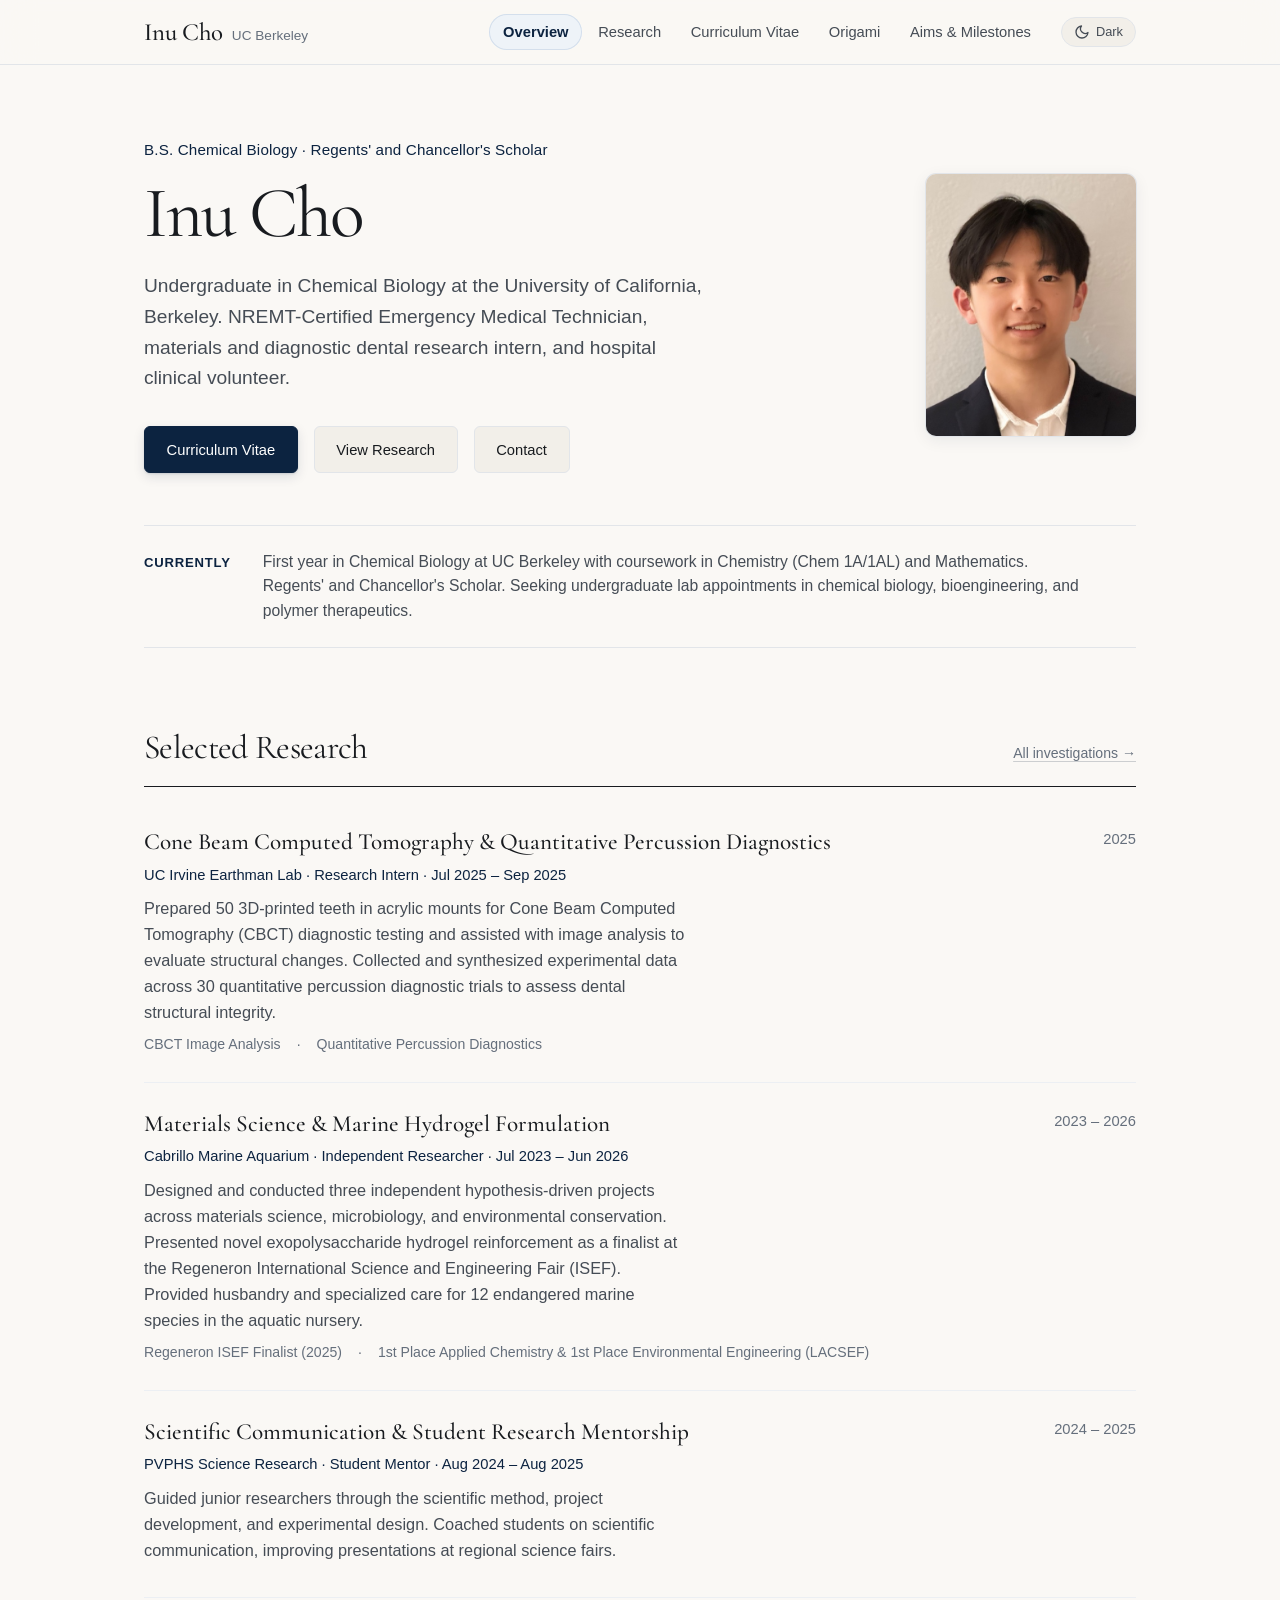
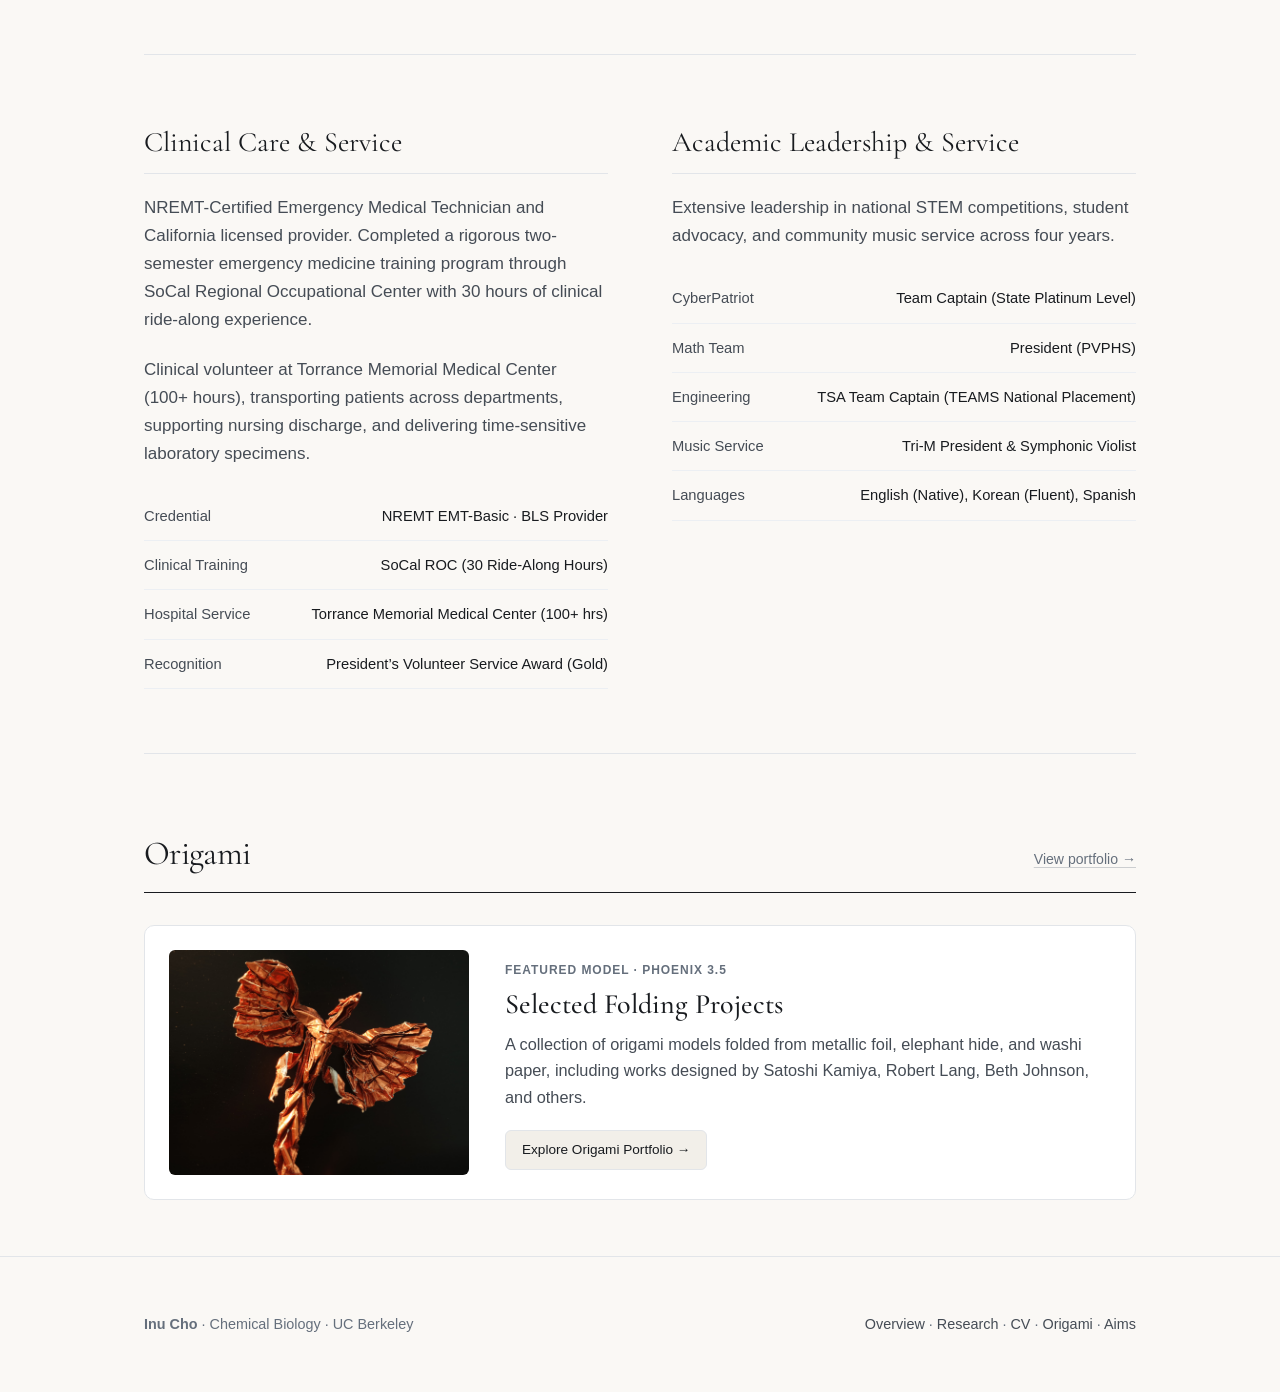
<file: index.html>
<!doctype html>
<html lang="en">
<head>
<meta charset="utf-8">
<meta name="viewport" content="width=device-width,initial-scale=1,viewport-fit=cover">
<meta name="color-scheme" content="light dark">
<meta name="theme-color" content="#FAF8F5">
<meta name="apple-mobile-web-app-capable" content="yes">
<meta name="apple-mobile-web-app-status-bar-style" content="default">
<meta name="apple-mobile-web-app-title" content="Inu Cho">
<meta name="format-detection" content="telephone=no">
<title>Inu Cho — UC Berkeley</title>
<meta name="description" content="Inu Cho: Regents' and Chancellor's Scholar, Chemical Biology at UC Berkeley, NREMT-Certified EMT, and researcher.">
<link rel="icon" href="assets/favicon.svg" type="image/svg+xml">
<link rel="preconnect" href="https://fonts.googleapis.com">
<link rel="preconnect" href="https://fonts.gstatic.com" crossorigin>
<link href="https://fonts.googleapis.com/css2?family=Cormorant+Garamond:ital,wght@0,400;0,500;0,600;1,400&display=swap" rel="stylesheet">
<link rel="stylesheet" href="assets/site.css">
<script>
  (function() {
    try {
      const savedTheme = localStorage.getItem('inu_theme');
      const theme = savedTheme || (window.matchMedia('(prefers-color-scheme: dark)').matches ? 'dark' : 'light');
      document.documentElement.setAttribute('data-theme', theme);
      const themeColor = document.querySelector('meta[name="theme-color"]');
      if (themeColor) themeColor.setAttribute('content', theme === 'dark' ? '#0D131A' : '#FAF8F5');
    } catch (e) {}
  })();
</script>
</head>
<body>
<a class="skip" href="#main">Skip to main content</a>

<header class="site-nav-bar">
  <div class="wrap">
    <a class="brand" href="index.html">
      <span class="name">Inu Cho</span>
      <span class="role">UC Berkeley</span>
    </a>
    <div class="nav-cluster">
      <nav class="site-links" aria-label="Main Navigation">
        <a href="index.html" aria-current="page"><svg class="nav-icon" aria-hidden="true" width="24" height="24" viewBox="0 0 24 24" fill="none" stroke="currentColor" stroke-width="1.7" stroke-linecap="round" stroke-linejoin="round"><path d="M3 10.5 12 3l9 7.5"/><path d="M5 9.5V20a1 1 0 0 0 1 1h4v-6h4v6h4a1 1 0 0 0 1-1V9.5"/></svg><span class="nav-label nav-label-full">Overview</span><span class="nav-label nav-label-short" aria-hidden="true">Home</span></a>
        <a href="research.html"><svg class="nav-icon" aria-hidden="true" width="24" height="24" viewBox="0 0 24 24" fill="none" stroke="currentColor" stroke-width="1.7" stroke-linecap="round" stroke-linejoin="round"><path d="M9 3h6"/><path d="M10 3v6.5L4.6 18.4A1.7 1.7 0 0 0 6 21h12a1.7 1.7 0 0 0 1.4-2.6L14 9.5V3"/><path d="M7.5 15h9"/></svg><span class="nav-label">Research</span></a>
        <a href="cv.html"><svg class="nav-icon" aria-hidden="true" width="24" height="24" viewBox="0 0 24 24" fill="none" stroke="currentColor" stroke-width="1.7" stroke-linecap="round" stroke-linejoin="round"><path d="M14 3H7a2 2 0 0 0-2 2v14a2 2 0 0 0 2 2h10a2 2 0 0 0 2-2V8z"/><path d="M14 3v5h5"/><path d="M9 13h6"/><path d="M9 17h6"/></svg><span class="nav-label nav-label-full">Curriculum Vitae</span><span class="nav-label nav-label-short" aria-hidden="true">CV</span></a>
        <a href="origami.html"><svg class="nav-icon" aria-hidden="true" width="24" height="24" viewBox="0 0 24 24" fill="none" stroke="currentColor" stroke-width="1.7" stroke-linecap="round" stroke-linejoin="round"><path d="M12 3 3 12l9 9 9-9z"/><path d="M12 3v18"/><path d="M3 12h18"/></svg><span class="nav-label">Origami</span></a>
        <a href="goals.html"><svg class="nav-icon" aria-hidden="true" width="24" height="24" viewBox="0 0 24 24" fill="none" stroke="currentColor" stroke-width="1.7" stroke-linecap="round" stroke-linejoin="round"><path d="M5 21V4"/><path d="M5 4h11l-2 4 2 4H5"/></svg><span class="nav-label nav-label-full">Aims &amp; Milestones</span><span class="nav-label nav-label-short" aria-hidden="true">Aims</span></a>
      </nav>
      <button class="theme-toggle" id="theme-toggle" type="button" aria-label="Toggle dark mode" title="Toggle dark mode">
        <svg class="theme-icon-sun" aria-hidden="true" width="16" height="16" viewBox="0 0 24 24" fill="none" stroke="currentColor" stroke-width="2" stroke-linecap="round" stroke-linejoin="round">
          <circle cx="12" cy="12" r="5"></circle>
          <line x1="12" y1="1" x2="12" y2="3"></line>
          <line x1="12" y1="21" x2="12" y2="23"></line>
          <line x1="4.22" y1="4.22" x2="5.64" y2="5.64"></line>
          <line x1="18.36" y1="18.36" x2="19.78" y2="19.78"></line>
          <line x1="1" y1="12" x2="3" y2="12"></line>
          <line x1="21" y1="12" x2="23" y2="12"></line>
          <line x1="4.22" y1="19.78" x2="5.64" y2="18.36"></line>
          <line x1="18.36" y1="5.64" x2="19.78" y2="4.22"></line>
        </svg>
        <svg class="theme-icon-moon" aria-hidden="true" width="16" height="16" viewBox="0 0 24 24" fill="none" stroke="currentColor" stroke-width="2" stroke-linecap="round" stroke-linejoin="round">
          <path d="M21 12.79A9 9 0 1 1 11.21 3 7 7 0 0 0 21 12.79z"></path>
        </svg>
        <span class="theme-toggle-text">Dark</span>
      </button>
    </div>
  </div>
</header>

<main class="wrap" id="main">
  <!-- Profile Hero: Poised, warm, trustworthy, understated -->
  <section class="hero-profile">
    <div>
      <p class="subhead">B.S. Chemical Biology · Regents' and Chancellor's Scholar</p>
      <h1 class="hero-title">Inu Cho</h1>
      <p class="hero-bio">
        Undergraduate in Chemical Biology at the University of California, Berkeley. NREMT-Certified Emergency Medical Technician, materials and diagnostic dental research intern, and hospital clinical volunteer.
      </p>
      <div class="hero-actions">
        <a class="btn btn-primary" href="cv.html">Curriculum Vitae</a>
        <a class="btn btn-secondary" href="research.html">View Research</a>
        <a class="btn btn-secondary" href="mailto:inucho@berkeley.edu">Contact</a>
      </div>
    </div>

    <div class="portrait-wrapper">
      <img class="portrait-photo" src="assets/portrait.jpg" alt="Portrait of Inu Cho" width="640" height="640" fetchpriority="high">
    </div>
  </section>

  <!-- Quiet, current focus note -->
  <aside class="current-status" aria-label="Current Academic Focus" data-sc-in>
    <span class="status-tag">Currently</span>
    <p class="status-text">
      First year in Chemical Biology at UC Berkeley with coursework in Chemistry (Chem 1A/1AL) and Mathematics. Regents' and Chancellor's Scholar. Seeking undergraduate lab appointments in chemical biology, bioengineering, and polymer therapeutics.
    </p>
  </aside>

  <!-- Selected Research Projects -->
  <section class="content-section" id="research" data-sc-in>
    <div class="section-head">
      <h2>Selected Research</h2>
      <span class="section-note"><a href="research.html">All investigations →</a></span>
    </div>

    <ul class="editorial-list">
      <li>
        <div>
          <h3 class="item-heading">
            <a href="research.html#earthman">Cone Beam Computed Tomography &amp; Quantitative Percussion Diagnostics</a>
          </h3>
          <div class="item-meta">UC Irvine Earthman Lab · Research Intern · Jul 2025 – Sep 2025</div>
          <p class="item-desc">
            Prepared 50 3D-printed teeth in acrylic mounts for Cone Beam Computed Tomography (CBCT) diagnostic testing and assisted with image analysis to evaluate structural changes. Collected and synthesized experimental data across 30 quantitative percussion diagnostic trials to assess dental structural integrity.
          </p>
          <div class="item-badges">
            <span>CBCT Image Analysis</span>
            <span>·</span>
            <span>Quantitative Percussion Diagnostics</span>
          </div>
        </div>
        <div class="item-date">2025</div>
      </li>

      <li>
        <div>
          <h3 class="item-heading">
            <a href="research.html#cabrillo">Materials Science &amp; Marine Hydrogel Formulation</a>
          </h3>
          <div class="item-meta">Cabrillo Marine Aquarium · Independent Researcher · Jul 2023 – Jun 2026</div>
          <p class="item-desc">
            Designed and conducted three independent hypothesis-driven projects across materials science, microbiology, and environmental conservation. Presented novel exopolysaccharide hydrogel reinforcement as a finalist at the Regeneron International Science and Engineering Fair (ISEF). Provided husbandry and specialized care for 12 endangered marine species in the aquatic nursery.
          </p>
          <div class="item-badges">
            <span>Regeneron ISEF Finalist (2025)</span>
            <span>·</span>
            <span>1st Place Applied Chemistry &amp; 1st Place Environmental Engineering (LACSEF)</span>
          </div>
        </div>
        <div class="item-date">2023 – 2026</div>
      </li>

      <li>
        <div>
          <h3 class="item-heading">
            <a href="research.html#mentor">Scientific Communication &amp; Student Research Mentorship</a>
          </h3>
          <div class="item-meta">PVPHS Science Research · Student Mentor · Aug 2024 – Aug 2025</div>
          <p class="item-desc">
            Guided junior researchers through the scientific method, project development, and experimental design. Coached students on scientific communication, improving presentations at regional science fairs.
          </p>
        </div>
        <div class="item-date">2024 – 2025</div>
      </li>
    </ul>
  </section>

  <!-- Clinical Care & Personal Pursuits -->
  <section class="grid-two-col" data-sc-in>
    <div class="grid-col">
      <h3>Clinical Care &amp; Service</h3>
      <p>
        NREMT-Certified Emergency Medical Technician and California licensed provider. Completed a rigorous two-semester emergency medicine training program through SoCal Regional Occupational Center with 30 hours of clinical ride-along experience.
      </p>
      <p>
        Clinical volunteer at Torrance Memorial Medical Center (100+ hours), transporting patients across departments, supporting nursing discharge, and delivering time-sensitive laboratory specimens.
      </p>
      <ul class="info-rows">
        <li><span class="label">Credential</span><span class="val">NREMT EMT-Basic · BLS Provider</span></li>
        <li><span class="label">Clinical Training</span><span class="val">SoCal ROC (30 Ride-Along Hours)</span></li>
        <li><span class="label">Hospital Service</span><span class="val">Torrance Memorial Medical Center (100+ hrs)</span></li>
        <li><span class="label">Recognition</span><span class="val">President’s Volunteer Service Award (Gold)</span></li>
      </ul>
    </div>

    <div class="grid-col">
      <h3>Academic Leadership &amp; Service</h3>
      <p>
        Extensive leadership in national STEM competitions, student advocacy, and community music service across four years.
      </p>
      <ul class="info-rows">
        <li><span class="label">CyberPatriot</span><span class="val">Team Captain (State Platinum Level)</span></li>
        <li><span class="label">Math Team</span><span class="val">President (PVPHS)</span></li>
        <li><span class="label">Engineering</span><span class="val">TSA Team Captain (TEAMS National Placement)</span></li>
        <li><span class="label">Music Service</span><span class="val">Tri-M President &amp; Symphonic Violist</span></li>
        <li><span class="label">Languages</span><span class="val">English (Native), Korean (Fluent), Spanish</span></li>
      </ul>
    </div>
  </section>

  <!-- Origami Showcase Section -->
  <section class="content-section" data-sc-in>
    <div class="section-head">
      <h2>Origami</h2>
      <span class="section-note"><a href="origami.html">View portfolio &rarr;</a></span>
    </div>
    <div class="feature-card">
      <a class="feature-media" href="origami.html">
        <img src="assets/origami/model_4.jpg" alt="Phoenix 3.5 origami folded by Inu Cho" loading="lazy">
      </a>
      <div class="feature-body">
        <span class="feature-kicker">Featured Model · Phoenix 3.5</span>
        <h3 class="feature-title"><a href="origami.html">Selected Folding Projects</a></h3>
        <p class="feature-desc">
          A collection of origami models folded from metallic foil, elephant hide, and washi paper, including works designed by Satoshi Kamiya, Robert Lang, Beth Johnson, and others.
        </p>
        <a class="btn btn-secondary btn-small" href="origami.html">Explore Origami Portfolio &rarr;</a>
      </div>
    </div>
  </section>
</main>

<footer class="site-footer">
  <div class="wrap">
    <div>
      <strong>Inu Cho</strong> &middot; Chemical Biology &middot; UC Berkeley
    </div>
    <div>
      <a href="index.html">Overview</a> &middot;
      <a href="research.html">Research</a> &middot;
      <a href="cv.html">CV</a> &middot;
      <a href="origami.html">Origami</a> &middot;
      <a href="goals.html">Aims</a>
    </div>
  </div>
</footer>

<script src="assets/scrollcraft.js"></script>
<script src="assets/site.js"></script>
</body>
</html>
</file>
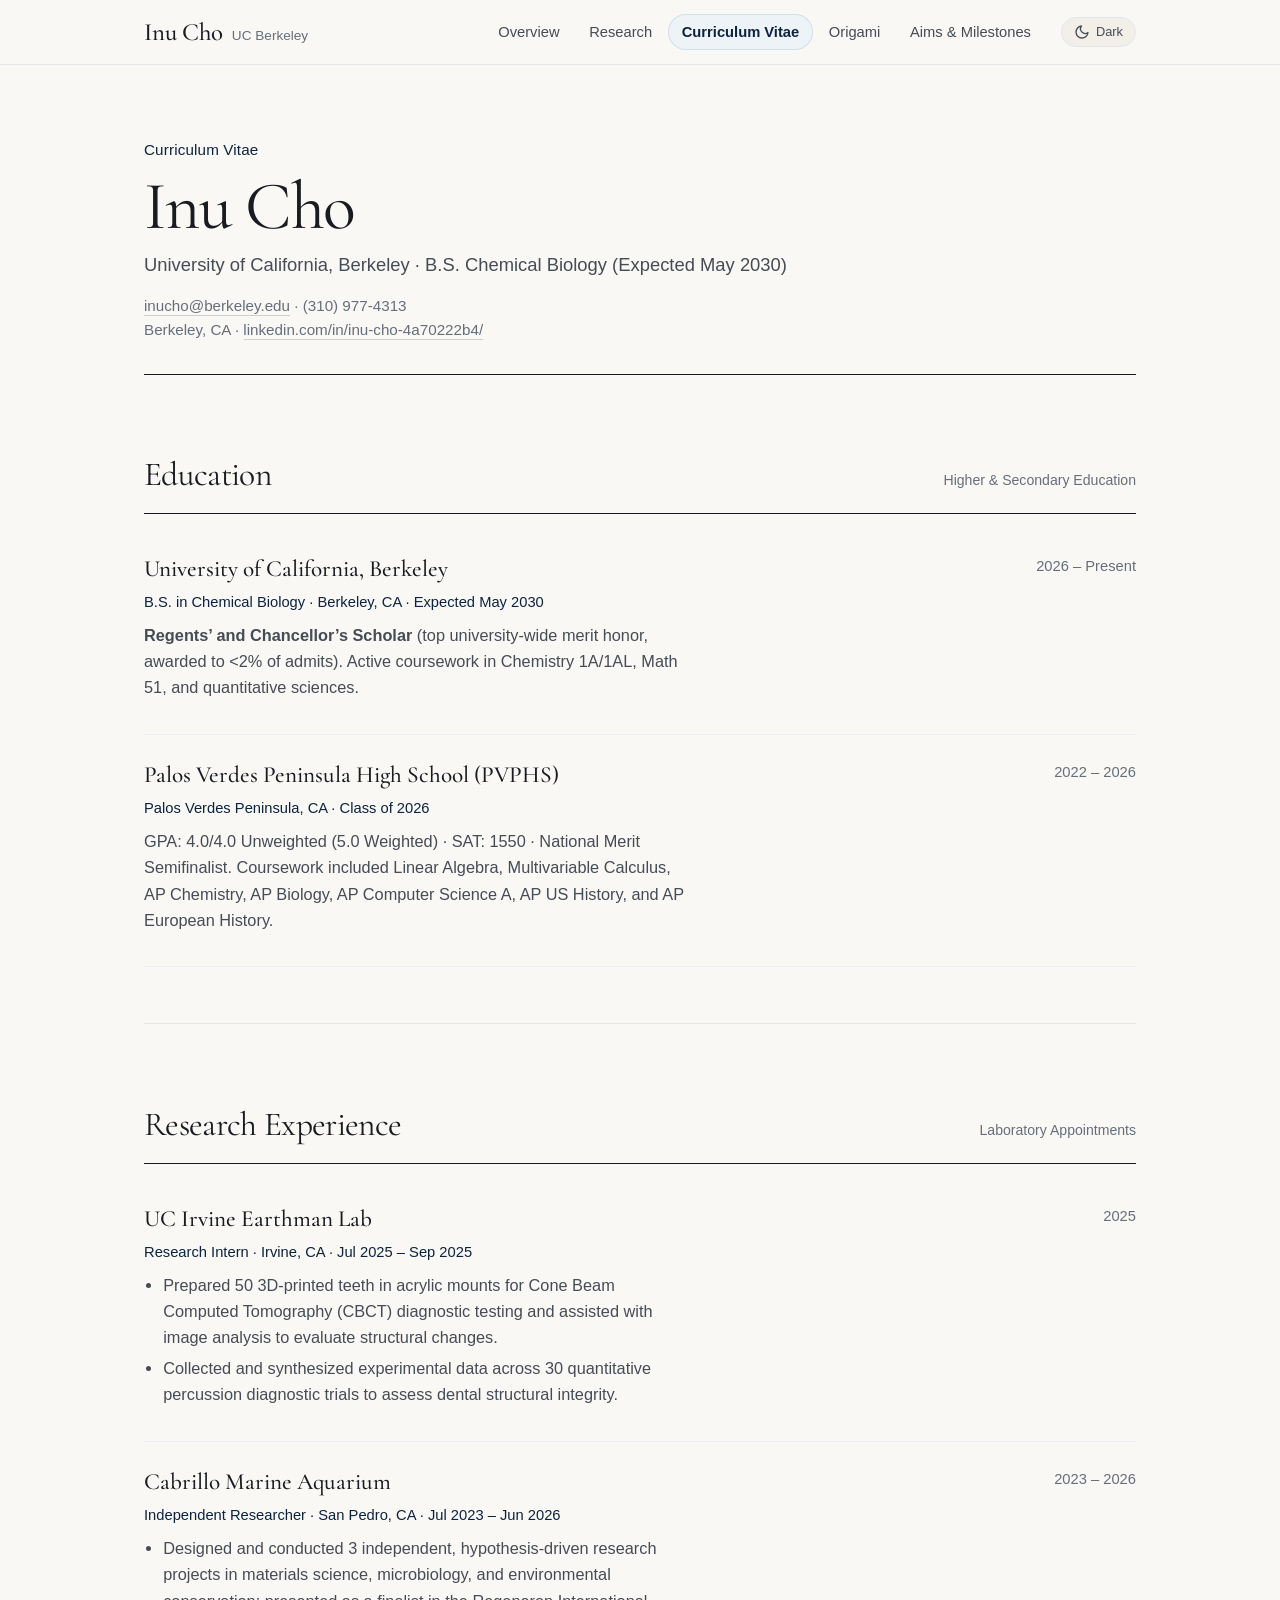
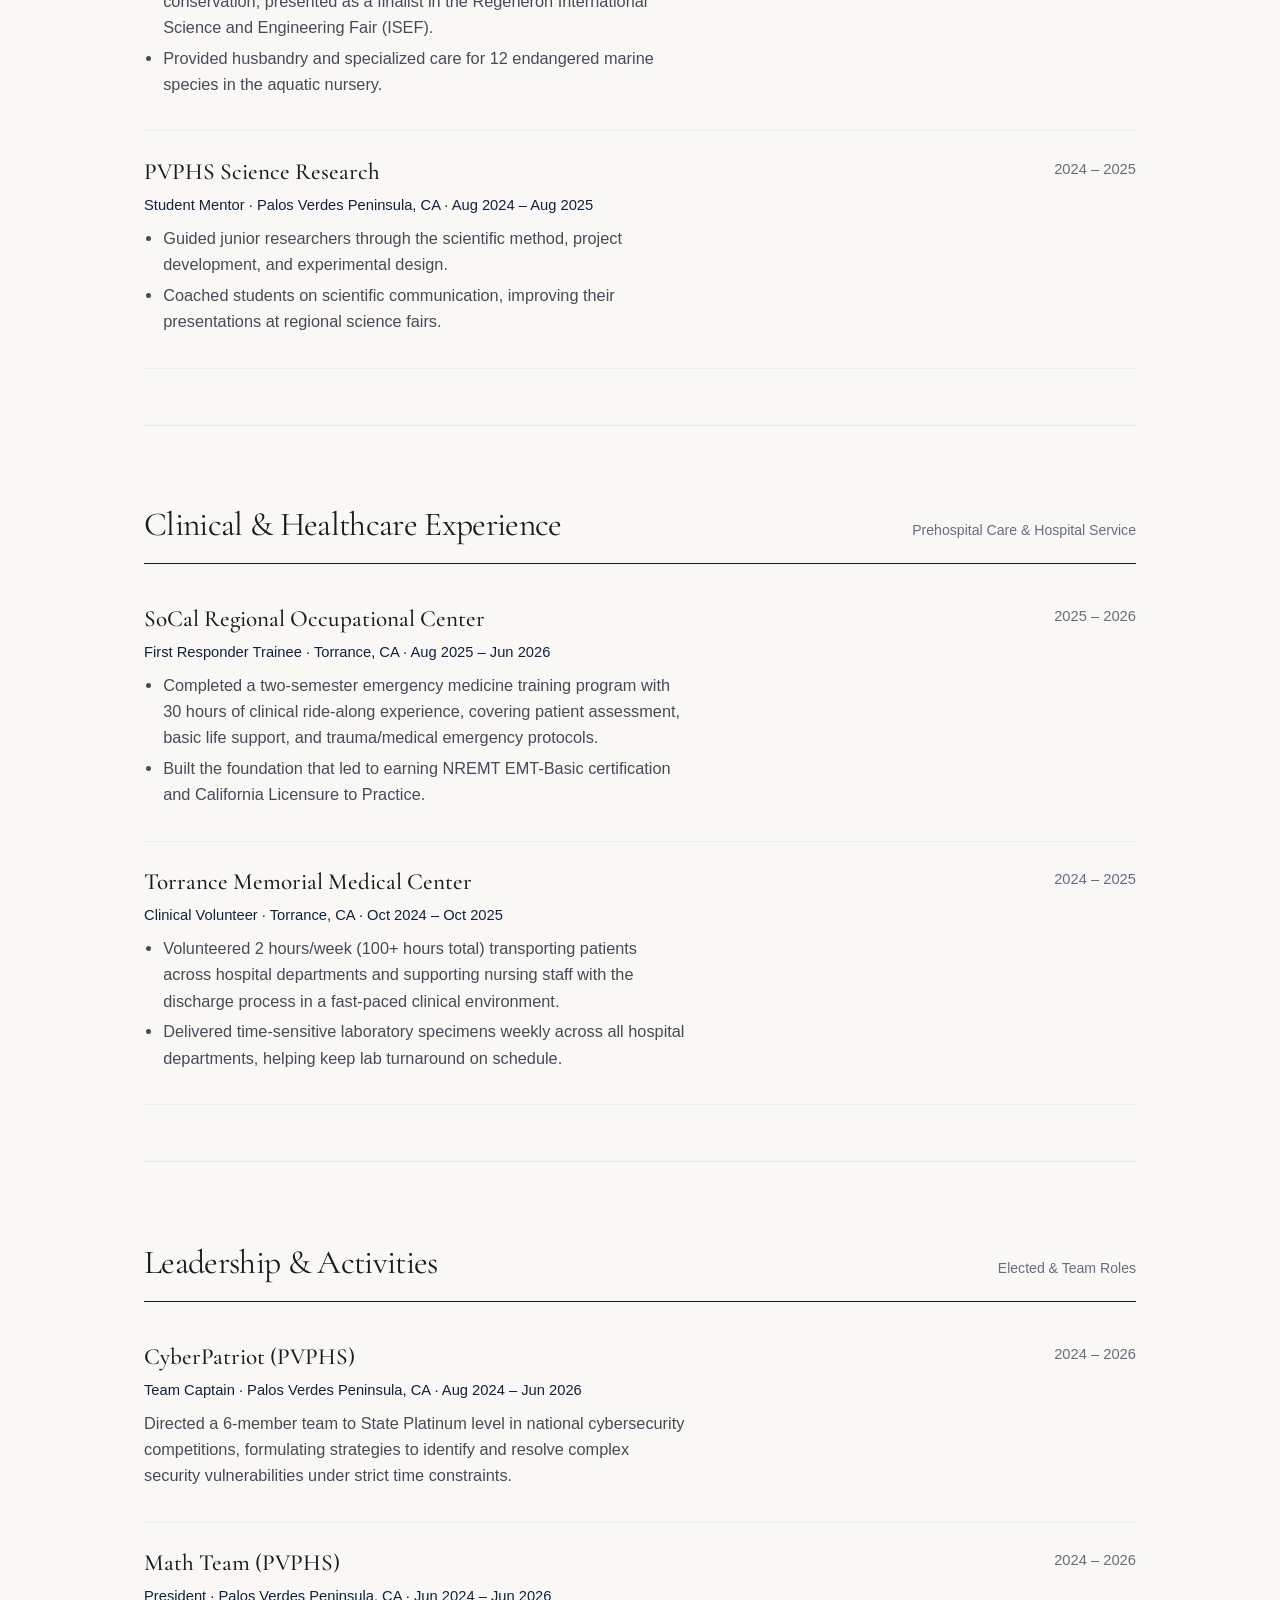
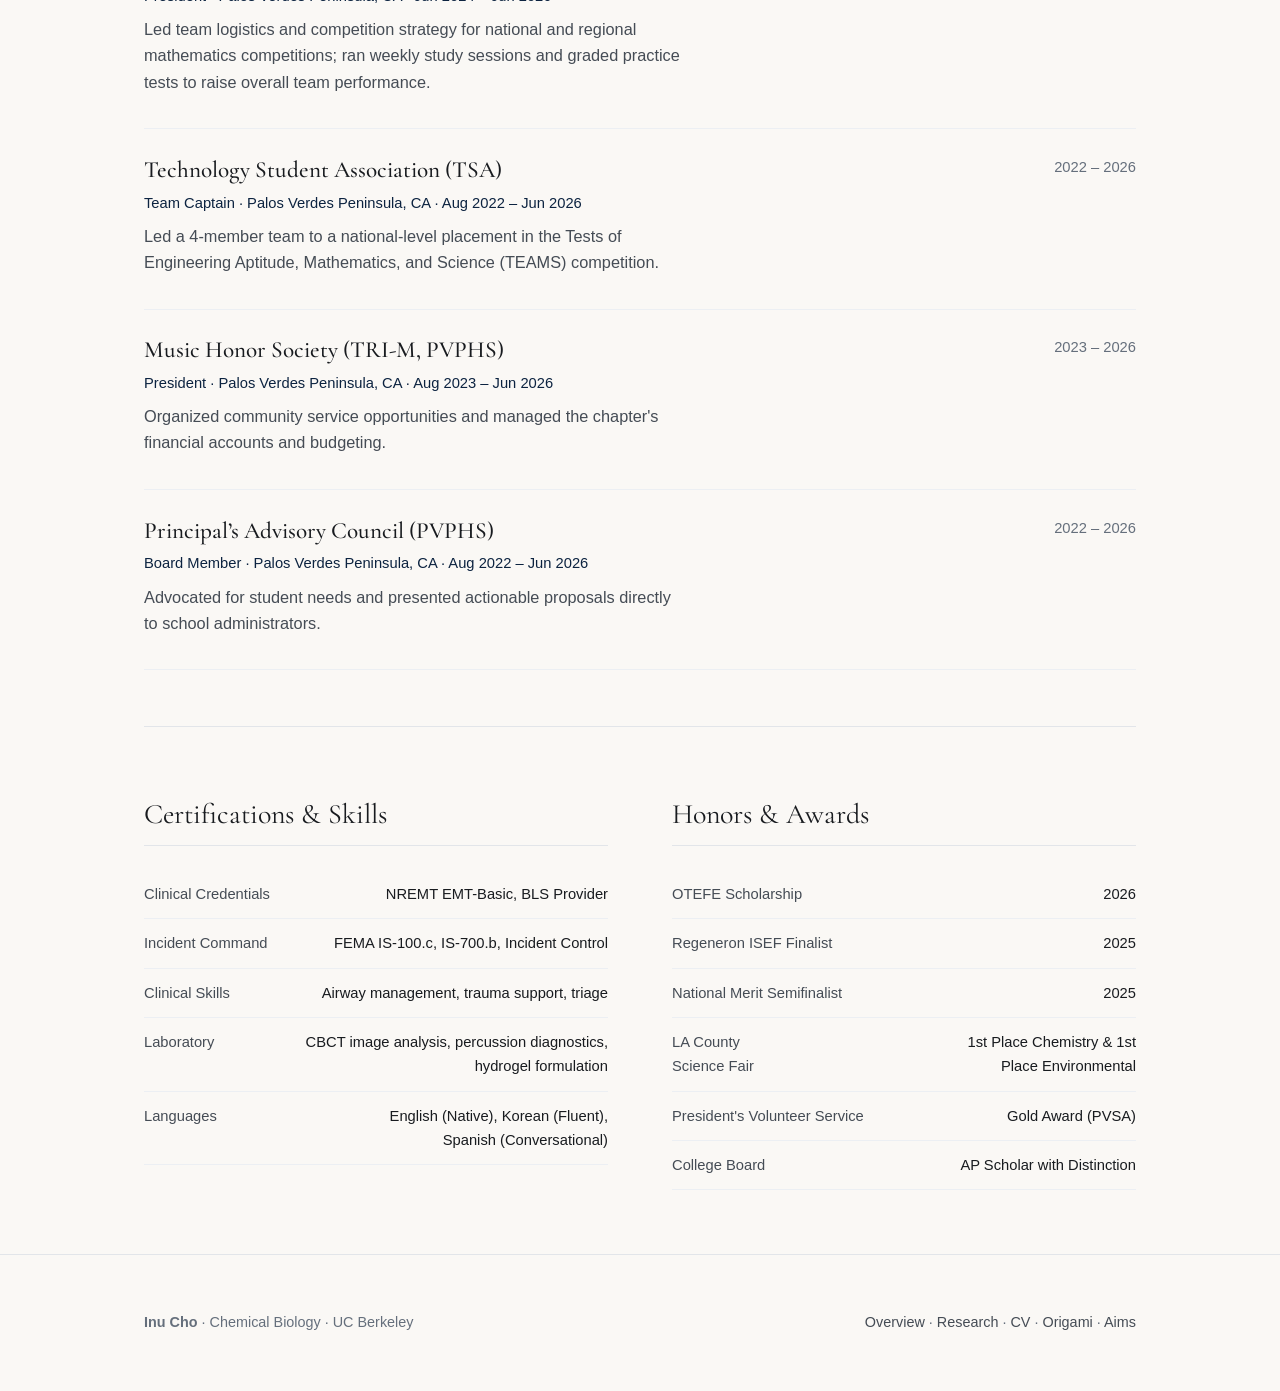
<file: cv.html>
<!doctype html>
<html lang="en">
<head>
<meta charset="utf-8">
<meta name="viewport" content="width=device-width,initial-scale=1,viewport-fit=cover">
<meta name="color-scheme" content="light dark">
<meta name="theme-color" content="#FAF8F5">
<meta name="apple-mobile-web-app-capable" content="yes">
<meta name="apple-mobile-web-app-status-bar-style" content="default">
<meta name="apple-mobile-web-app-title" content="Inu Cho">
<meta name="format-detection" content="telephone=no">
<title>Curriculum Vitae — Inu Cho</title>
<meta name="description" content="Curriculum Vitae of Inu Cho: Regents' and Chancellor's Scholar at UC Berkeley, NREMT-Certified EMT, researcher.">
<link rel="icon" href="assets/favicon.svg" type="image/svg+xml">
<link rel="preconnect" href="https://fonts.googleapis.com">
<link rel="preconnect" href="https://fonts.gstatic.com" crossorigin>
<link href="https://fonts.googleapis.com/css2?family=Cormorant+Garamond:ital,wght@0,400;0,500;0,600;1,400&display=swap" rel="stylesheet">
<link rel="stylesheet" href="assets/site.css">
<script>
  (function() {
    try {
      const savedTheme = localStorage.getItem('inu_theme');
      const theme = savedTheme || (window.matchMedia('(prefers-color-scheme: dark)').matches ? 'dark' : 'light');
      document.documentElement.setAttribute('data-theme', theme);
      const themeColor = document.querySelector('meta[name="theme-color"]');
      if (themeColor) themeColor.setAttribute('content', theme === 'dark' ? '#0D131A' : '#FAF8F5');
    } catch (e) {}
  })();
</script>
</head>
<body>
<a class="skip" href="#main">Skip to main content</a>

<header class="site-nav-bar">
  <div class="wrap">
    <a class="brand" href="index.html">
      <span class="name">Inu Cho</span>
      <span class="role">UC Berkeley</span>
    </a>
    <div class="nav-cluster">
      <nav class="site-links" aria-label="Main Navigation">
        <a href="index.html"><svg class="nav-icon" aria-hidden="true" width="24" height="24" viewBox="0 0 24 24" fill="none" stroke="currentColor" stroke-width="1.7" stroke-linecap="round" stroke-linejoin="round"><path d="M3 10.5 12 3l9 7.5"/><path d="M5 9.5V20a1 1 0 0 0 1 1h4v-6h4v6h4a1 1 0 0 0 1-1V9.5"/></svg><span class="nav-label nav-label-full">Overview</span><span class="nav-label nav-label-short" aria-hidden="true">Home</span></a>
        <a href="research.html"><svg class="nav-icon" aria-hidden="true" width="24" height="24" viewBox="0 0 24 24" fill="none" stroke="currentColor" stroke-width="1.7" stroke-linecap="round" stroke-linejoin="round"><path d="M9 3h6"/><path d="M10 3v6.5L4.6 18.4A1.7 1.7 0 0 0 6 21h12a1.7 1.7 0 0 0 1.4-2.6L14 9.5V3"/><path d="M7.5 15h9"/></svg><span class="nav-label">Research</span></a>
        <a href="cv.html" aria-current="page"><svg class="nav-icon" aria-hidden="true" width="24" height="24" viewBox="0 0 24 24" fill="none" stroke="currentColor" stroke-width="1.7" stroke-linecap="round" stroke-linejoin="round"><path d="M14 3H7a2 2 0 0 0-2 2v14a2 2 0 0 0 2 2h10a2 2 0 0 0 2-2V8z"/><path d="M14 3v5h5"/><path d="M9 13h6"/><path d="M9 17h6"/></svg><span class="nav-label nav-label-full">Curriculum Vitae</span><span class="nav-label nav-label-short" aria-hidden="true">CV</span></a>
        <a href="origami.html"><svg class="nav-icon" aria-hidden="true" width="24" height="24" viewBox="0 0 24 24" fill="none" stroke="currentColor" stroke-width="1.7" stroke-linecap="round" stroke-linejoin="round"><path d="M12 3 3 12l9 9 9-9z"/><path d="M12 3v18"/><path d="M3 12h18"/></svg><span class="nav-label">Origami</span></a>
        <a href="goals.html"><svg class="nav-icon" aria-hidden="true" width="24" height="24" viewBox="0 0 24 24" fill="none" stroke="currentColor" stroke-width="1.7" stroke-linecap="round" stroke-linejoin="round"><path d="M5 21V4"/><path d="M5 4h11l-2 4 2 4H5"/></svg><span class="nav-label nav-label-full">Aims &amp; Milestones</span><span class="nav-label nav-label-short" aria-hidden="true">Aims</span></a>
      </nav>
      <button class="theme-toggle" id="theme-toggle" type="button" aria-label="Toggle dark mode" title="Toggle dark mode">
        <svg class="theme-icon-sun" aria-hidden="true" width="16" height="16" viewBox="0 0 24 24" fill="none" stroke="currentColor" stroke-width="2" stroke-linecap="round" stroke-linejoin="round">
          <circle cx="12" cy="12" r="5"></circle>
          <line x1="12" y1="1" x2="12" y2="3"></line>
          <line x1="12" y1="21" x2="12" y2="23"></line>
          <line x1="4.22" y1="4.22" x2="5.64" y2="5.64"></line>
          <line x1="18.36" y1="18.36" x2="19.78" y2="19.78"></line>
          <line x1="1" y1="12" x2="3" y2="12"></line>
          <line x1="21" y1="12" x2="23" y2="12"></line>
          <line x1="4.22" y1="19.78" x2="5.64" y2="18.36"></line>
          <line x1="18.36" y1="5.64" x2="19.78" y2="4.22"></line>
        </svg>
        <svg class="theme-icon-moon" aria-hidden="true" width="16" height="16" viewBox="0 0 24 24" fill="none" stroke="currentColor" stroke-width="2" stroke-linecap="round" stroke-linejoin="round">
          <path d="M21 12.79A9 9 0 1 1 11.21 3 7 7 0 0 0 21 12.79z"></path>
        </svg>
        <span class="theme-toggle-text">Dark</span>
      </button>
    </div>
  </div>
</header>

<main class="wrap" id="main">
  <!-- CV Header: completely unified left-aligned stack -->
  <header class="page-header cv-page-header">
    <p class="page-kicker">Curriculum Vitae</p>
    <h1 class="page-title cv-page-name">
      Inu Cho
    </h1>
    <p class="cv-page-sub">
      University of California, Berkeley &middot; B.S. Chemical Biology (Expected May 2030)
    </p>
    <div class="cv-contact-lines">
      <div><a href="mailto:inucho@berkeley.edu">inucho@berkeley.edu</a> &middot; (310) 977-4313</div>
      <div>Berkeley, CA &middot; <a href="https://www.linkedin.com/in/inu-cho-4a70222b4/" target="_blank" rel="noopener">linkedin.com/in/inu-cho-4a70222b4/</a></div>
    </div>
  </header>

  <!-- Education -->
  <section class="content-section" id="education" data-sc-in>
    <div class="section-head">
      <h2>Education</h2>
      <span class="section-note">Higher &amp; Secondary Education</span>
    </div>

    <ul class="editorial-list">
      <li>
        <div>
          <h3 class="item-heading">University of California, Berkeley</h3>
          <div class="item-meta">B.S. in Chemical Biology · Berkeley, CA · Expected May 2030</div>
          <p class="item-desc">
            <strong>Regents’ and Chancellor’s Scholar</strong> (top university-wide merit honor, awarded to &lt;2% of admits). Active coursework in Chemistry 1A/1AL, Math 51, and quantitative sciences.
          </p>
        </div>
        <div class="item-date">2026 – Present</div>
      </li>

      <li>
        <div>
          <h3 class="item-heading">Palos Verdes Peninsula High School (PVPHS)</h3>
          <div class="item-meta">Palos Verdes Peninsula, CA · Class of 2026</div>
          <p class="item-desc">
            GPA: 4.0/4.0 Unweighted (5.0 Weighted) · SAT: 1550 · National Merit Semifinalist. Coursework included Linear Algebra, Multivariable Calculus, AP Chemistry, AP Biology, AP Computer Science A, AP US History, and AP European History.
          </p>
        </div>
        <div class="item-date">2022 – 2026</div>
      </li>
    </ul>
  </section>

  <!-- Research Experience -->
  <section class="content-section" id="research-experience" data-sc-in>
    <div class="section-head">
      <h2>Research Experience</h2>
      <span class="section-note">Laboratory Appointments</span>
    </div>

    <ul class="editorial-list">
      <li>
        <div>
          <h3 class="item-heading">UC Irvine Earthman Lab</h3>
          <div class="item-meta">Research Intern · Irvine, CA · Jul 2025 – Sep 2025</div>
          <div class="item-desc">
            <ul>
              <li>Prepared 50 3D-printed teeth in acrylic mounts for Cone Beam Computed Tomography (CBCT) diagnostic testing and assisted with image analysis to evaluate structural changes.</li>
              <li>Collected and synthesized experimental data across 30 quantitative percussion diagnostic trials to assess dental structural integrity.</li>
            </ul>
          </div>
        </div>
        <div class="item-date">2025</div>
      </li>

      <li>
        <div>
          <h3 class="item-heading">Cabrillo Marine Aquarium</h3>
          <div class="item-meta">Independent Researcher · San Pedro, CA · Jul 2023 – Jun 2026</div>
          <div class="item-desc">
            <ul>
              <li>Designed and conducted 3 independent, hypothesis-driven research projects in materials science, microbiology, and environmental conservation; presented as a finalist in the Regeneron International Science and Engineering Fair (ISEF).</li>
              <li>Provided husbandry and specialized care for 12 endangered marine species in the aquatic nursery.</li>
            </ul>
          </div>
        </div>
        <div class="item-date">2023 – 2026</div>
      </li>

      <li>
        <div>
          <h3 class="item-heading">PVPHS Science Research</h3>
          <div class="item-meta">Student Mentor · Palos Verdes Peninsula, CA · Aug 2024 – Aug 2025</div>
          <div class="item-desc">
            <ul>
              <li>Guided junior researchers through the scientific method, project development, and experimental design.</li>
              <li>Coached students on scientific communication, improving their presentations at regional science fairs.</li>
            </ul>
          </div>
        </div>
        <div class="item-date">2024 – 2025</div>
      </li>
    </ul>
  </section>

  <!-- Clinical & Healthcare Experience -->
  <section class="content-section" id="clinical" data-sc-in>
    <div class="section-head">
      <h2>Clinical &amp; Healthcare Experience</h2>
      <span class="section-note">Prehospital Care &amp; Hospital Service</span>
    </div>

    <ul class="editorial-list">
      <li>
        <div>
          <h3 class="item-heading">SoCal Regional Occupational Center</h3>
          <div class="item-meta">First Responder Trainee · Torrance, CA · Aug 2025 – Jun 2026</div>
          <div class="item-desc">
            <ul>
              <li>Completed a two-semester emergency medicine training program with 30 hours of clinical ride-along experience, covering patient assessment, basic life support, and trauma/medical emergency protocols.</li>
              <li>Built the foundation that led to earning NREMT EMT-Basic certification and California Licensure to Practice.</li>
            </ul>
          </div>
        </div>
        <div class="item-date">2025 – 2026</div>
      </li>

      <li>
        <div>
          <h3 class="item-heading">Torrance Memorial Medical Center</h3>
          <div class="item-meta">Clinical Volunteer · Torrance, CA · Oct 2024 – Oct 2025</div>
          <div class="item-desc">
            <ul>
              <li>Volunteered 2 hours/week (100+ hours total) transporting patients across hospital departments and supporting nursing staff with the discharge process in a fast-paced clinical environment.</li>
              <li>Delivered time-sensitive laboratory specimens weekly across all hospital departments, helping keep lab turnaround on schedule.</li>
            </ul>
          </div>
        </div>
        <div class="item-date">2024 – 2025</div>
      </li>
    </ul>
  </section>

  <!-- Leadership & Activities -->
  <section class="content-section" id="leadership" data-sc-in>
    <div class="section-head">
      <h2>Leadership &amp; Activities</h2>
      <span class="section-note">Elected &amp; Team Roles</span>
    </div>

    <ul class="editorial-list">
      <li>
        <div>
          <h3 class="item-heading">CyberPatriot (PVPHS)</h3>
          <div class="item-meta">Team Captain · Palos Verdes Peninsula, CA · Aug 2024 – Jun 2026</div>
          <div class="item-desc">
            Directed a 6-member team to State Platinum level in national cybersecurity competitions, formulating strategies to identify and resolve complex security vulnerabilities under strict time constraints.
          </div>
        </div>
        <div class="item-date">2024 – 2026</div>
      </li>

      <li>
        <div>
          <h3 class="item-heading">Math Team (PVPHS)</h3>
          <div class="item-meta">President · Palos Verdes Peninsula, CA · Jun 2024 – Jun 2026</div>
          <div class="item-desc">
            Led team logistics and competition strategy for national and regional mathematics competitions; ran weekly study sessions and graded practice tests to raise overall team performance.
          </div>
        </div>
        <div class="item-date">2024 – 2026</div>
      </li>

      <li>
        <div>
          <h3 class="item-heading">Technology Student Association (TSA)</h3>
          <div class="item-meta">Team Captain · Palos Verdes Peninsula, CA · Aug 2022 – Jun 2026</div>
          <div class="item-desc">
            Led a 4-member team to a national-level placement in the Tests of Engineering Aptitude, Mathematics, and Science (TEAMS) competition.
          </div>
        </div>
        <div class="item-date">2022 – 2026</div>
      </li>

      <li>
        <div>
          <h3 class="item-heading">Music Honor Society (TRI-M, PVPHS)</h3>
          <div class="item-meta">President · Palos Verdes Peninsula, CA · Aug 2023 – Jun 2026</div>
          <div class="item-desc">
            Organized community service opportunities and managed the chapter's financial accounts and budgeting.
          </div>
        </div>
        <div class="item-date">2023 – 2026</div>
      </li>

      <li>
        <div>
          <h3 class="item-heading">Principal’s Advisory Council (PVPHS)</h3>
          <div class="item-meta">Board Member · Palos Verdes Peninsula, CA · Aug 2022 – Jun 2026</div>
          <div class="item-desc">
            Advocated for student needs and presented actionable proposals directly to school administrators.
          </div>
        </div>
        <div class="item-date">2022 – 2026</div>
      </li>
    </ul>
  </section>

  <!-- Certifications, Skills & Honors Grid -->
  <section class="grid-two-col" data-sc-in>
    <div class="grid-col">
      <h3>Certifications &amp; Skills</h3>
      <ul class="info-rows">
        <li><span class="label">Clinical Credentials</span><span class="val">NREMT EMT-Basic, BLS Provider</span></li>
        <li><span class="label">Incident Command</span><span class="val">FEMA IS-100.c, IS-700.b, Incident Control</span></li>
        <li><span class="label">Clinical Skills</span><span class="val">Airway management, trauma support, triage</span></li>
        <li><span class="label">Laboratory</span><span class="val">CBCT image analysis, percussion diagnostics, hydrogel formulation</span></li>
        <li><span class="label">Languages</span><span class="val">English (Native), Korean (Fluent), Spanish (Conversational)</span></li>
      </ul>
    </div>

    <div class="grid-col">
      <h3>Honors &amp; Awards</h3>
      <ul class="info-rows">
        <li><span class="label">OTEFE Scholarship</span><span class="val">2026</span></li>
        <li><span class="label">Regeneron ISEF Finalist</span><span class="val">2025</span></li>
        <li><span class="label">National Merit Semifinalist</span><span class="val">2025</span></li>
        <li><span class="label">LA County Science Fair</span><span class="val">1st Place Chemistry &amp; 1st Place Environmental</span></li>
        <li><span class="label">President's Volunteer Service</span><span class="val">Gold Award (PVSA)</span></li>
        <li><span class="label">College Board</span><span class="val">AP Scholar with Distinction</span></li>
      </ul>
    </div>
  </section>
</main>

<footer class="site-footer">
  <div class="wrap">
    <div>
      <strong>Inu Cho</strong> &middot; Chemical Biology &middot; UC Berkeley
    </div>
    <div>
      <a href="index.html">Overview</a> &middot;
      <a href="research.html">Research</a> &middot;
      <a href="cv.html">CV</a> &middot;
      <a href="origami.html">Origami</a> &middot;
      <a href="goals.html">Aims</a>
    </div>
  </div>
</footer>

<script src="assets/scrollcraft.js"></script>
<script src="assets/site.js"></script>
</body>
</html>
</file>
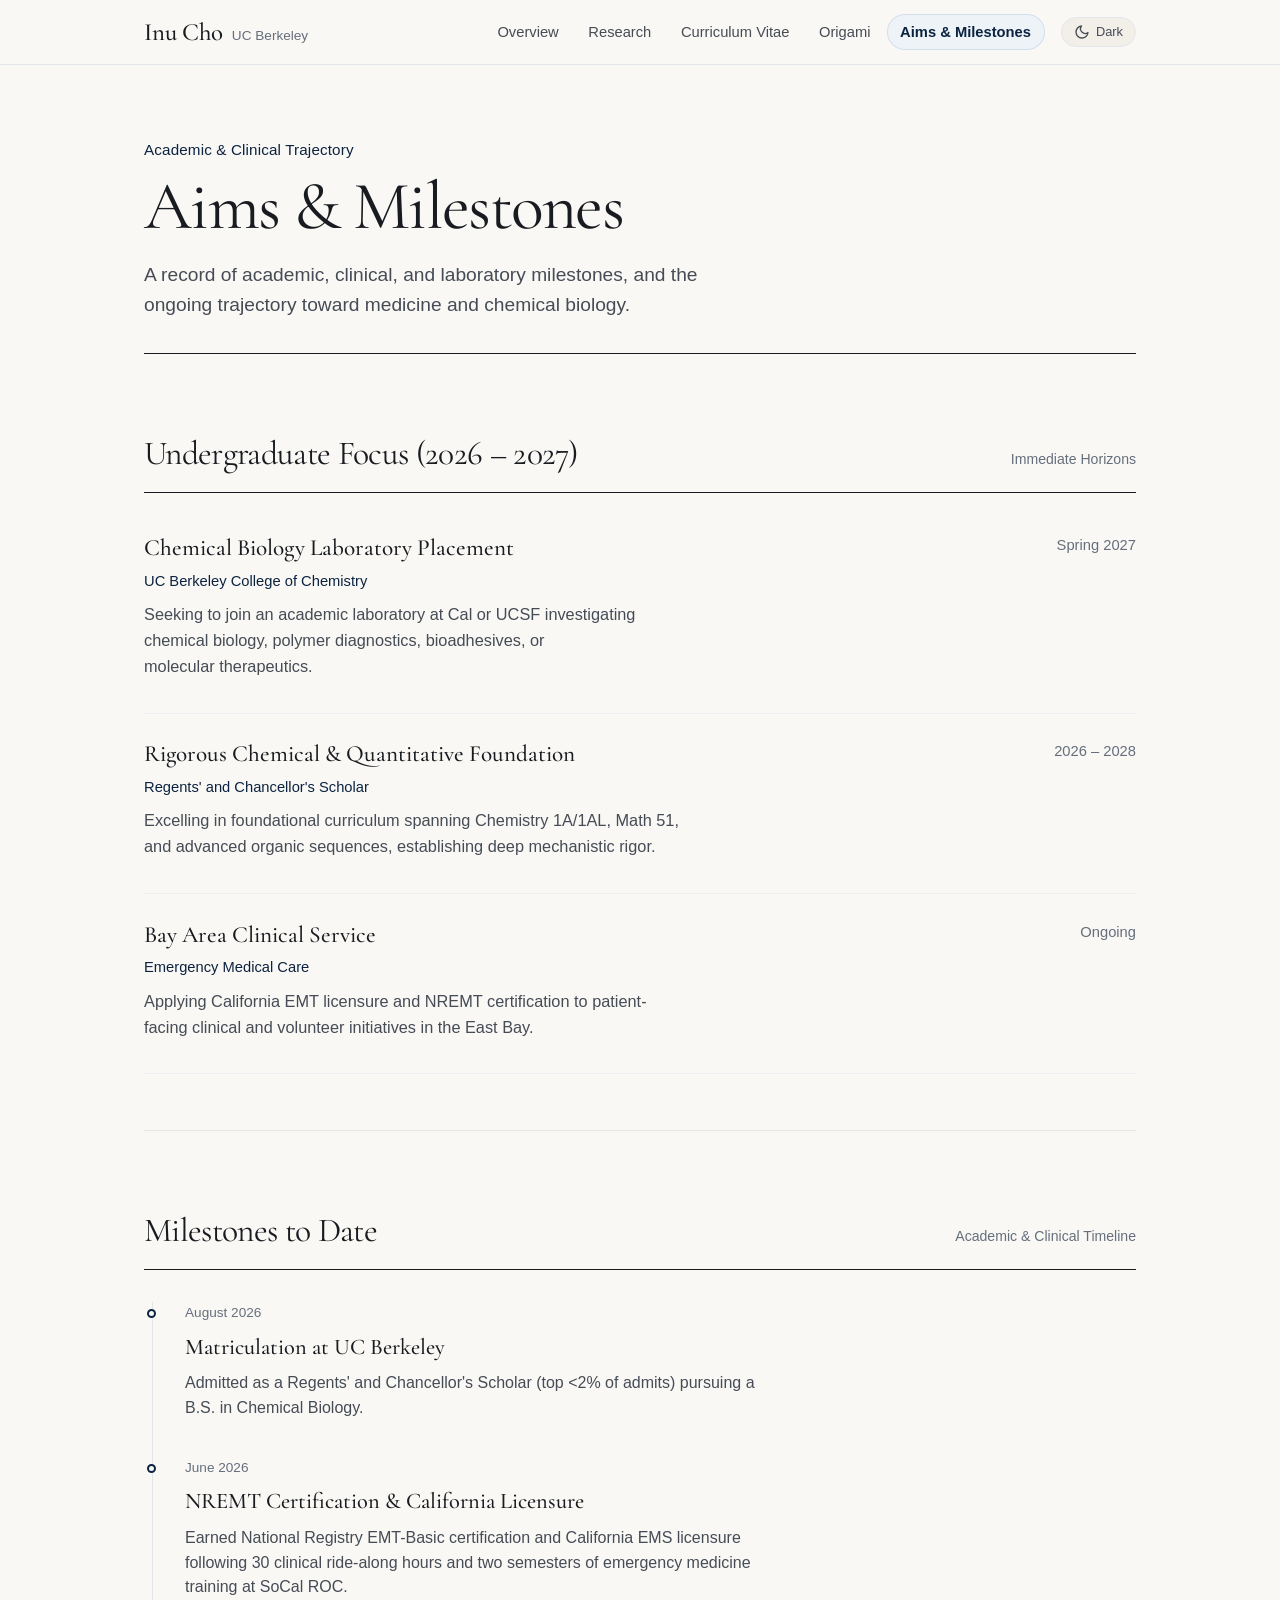
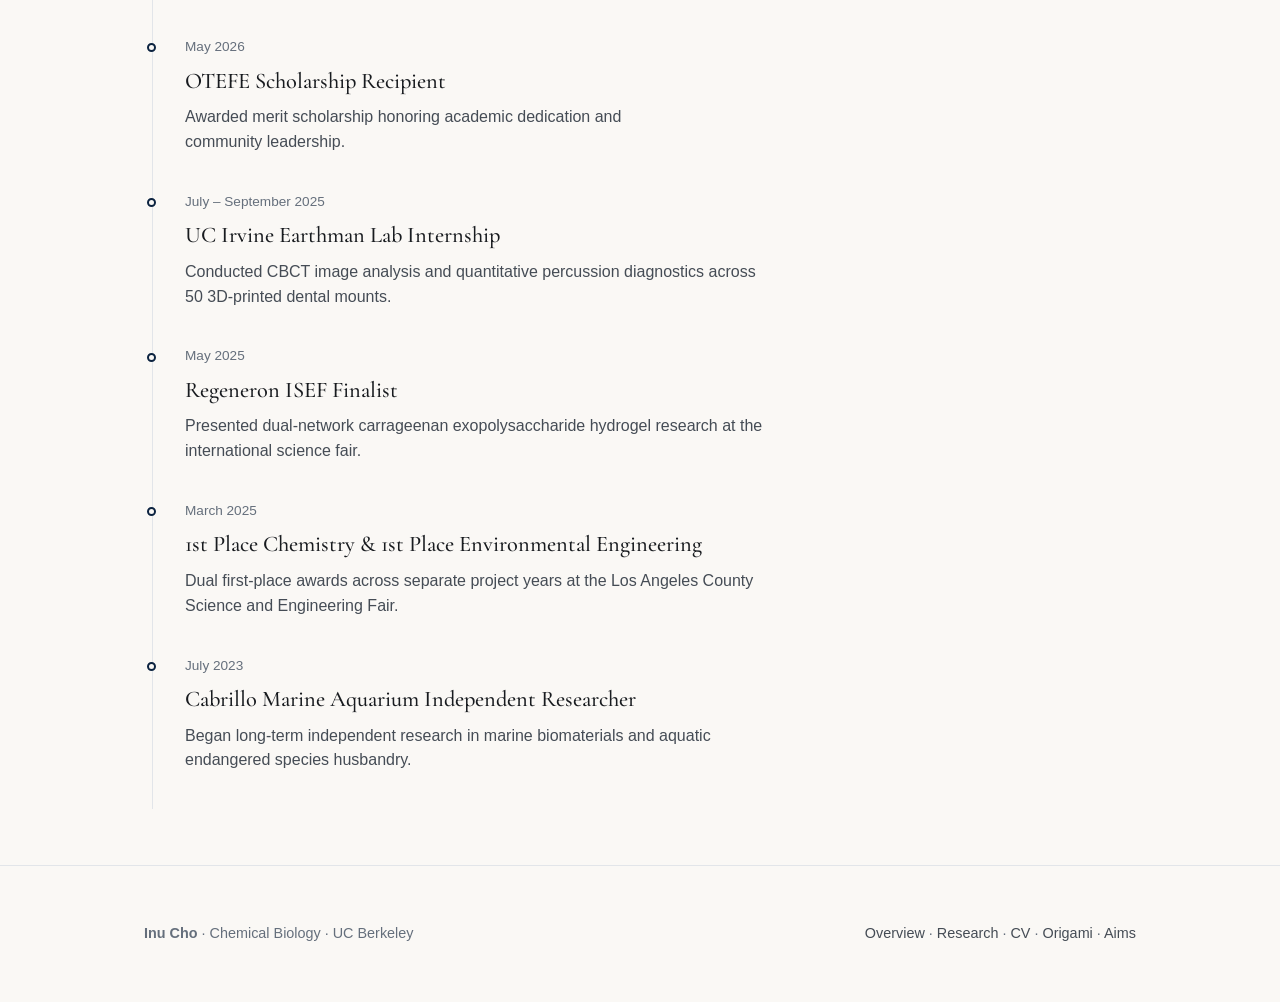
<file: goals.html>
<!doctype html>
<html lang="en">
<head>
<meta charset="utf-8">
<meta name="viewport" content="width=device-width,initial-scale=1,viewport-fit=cover">
<meta name="color-scheme" content="light dark">
<meta name="theme-color" content="#FAF8F5">
<meta name="apple-mobile-web-app-capable" content="yes">
<meta name="apple-mobile-web-app-status-bar-style" content="default">
<meta name="apple-mobile-web-app-title" content="Inu Cho">
<meta name="format-detection" content="telephone=no">
<title>Aims &amp; Milestones — Inu Cho</title>
<meta name="description" content="Long-term research aims, clinical horizons, and completed milestones of Inu Cho.">
<link rel="icon" href="assets/favicon.svg" type="image/svg+xml">
<link rel="preconnect" href="https://fonts.googleapis.com">
<link rel="preconnect" href="https://fonts.gstatic.com" crossorigin>
<link href="https://fonts.googleapis.com/css2?family=Cormorant+Garamond:ital,wght@0,400;0,500;0,600;1,400&display=swap" rel="stylesheet">
<link rel="stylesheet" href="assets/site.css">
<script>
  (function() {
    try {
      const savedTheme = localStorage.getItem('inu_theme');
      const theme = savedTheme || (window.matchMedia('(prefers-color-scheme: dark)').matches ? 'dark' : 'light');
      document.documentElement.setAttribute('data-theme', theme);
      const themeColor = document.querySelector('meta[name="theme-color"]');
      if (themeColor) themeColor.setAttribute('content', theme === 'dark' ? '#0D131A' : '#FAF8F5');
    } catch (e) {}
  })();
</script>
</head>
<body>
<a class="skip" href="#main">Skip to main content</a>

<header class="site-nav-bar">
  <div class="wrap">
    <a class="brand" href="index.html">
      <span class="name">Inu Cho</span>
      <span class="role">UC Berkeley</span>
    </a>
    <div class="nav-cluster">
      <nav class="site-links" aria-label="Main Navigation">
        <a href="index.html"><svg class="nav-icon" aria-hidden="true" width="24" height="24" viewBox="0 0 24 24" fill="none" stroke="currentColor" stroke-width="1.7" stroke-linecap="round" stroke-linejoin="round"><path d="M3 10.5 12 3l9 7.5"/><path d="M5 9.5V20a1 1 0 0 0 1 1h4v-6h4v6h4a1 1 0 0 0 1-1V9.5"/></svg><span class="nav-label nav-label-full">Overview</span><span class="nav-label nav-label-short" aria-hidden="true">Home</span></a>
        <a href="research.html"><svg class="nav-icon" aria-hidden="true" width="24" height="24" viewBox="0 0 24 24" fill="none" stroke="currentColor" stroke-width="1.7" stroke-linecap="round" stroke-linejoin="round"><path d="M9 3h6"/><path d="M10 3v6.5L4.6 18.4A1.7 1.7 0 0 0 6 21h12a1.7 1.7 0 0 0 1.4-2.6L14 9.5V3"/><path d="M7.5 15h9"/></svg><span class="nav-label">Research</span></a>
        <a href="cv.html"><svg class="nav-icon" aria-hidden="true" width="24" height="24" viewBox="0 0 24 24" fill="none" stroke="currentColor" stroke-width="1.7" stroke-linecap="round" stroke-linejoin="round"><path d="M14 3H7a2 2 0 0 0-2 2v14a2 2 0 0 0 2 2h10a2 2 0 0 0 2-2V8z"/><path d="M14 3v5h5"/><path d="M9 13h6"/><path d="M9 17h6"/></svg><span class="nav-label nav-label-full">Curriculum Vitae</span><span class="nav-label nav-label-short" aria-hidden="true">CV</span></a>
        <a href="origami.html"><svg class="nav-icon" aria-hidden="true" width="24" height="24" viewBox="0 0 24 24" fill="none" stroke="currentColor" stroke-width="1.7" stroke-linecap="round" stroke-linejoin="round"><path d="M12 3 3 12l9 9 9-9z"/><path d="M12 3v18"/><path d="M3 12h18"/></svg><span class="nav-label">Origami</span></a>
        <a href="goals.html" aria-current="page"><svg class="nav-icon" aria-hidden="true" width="24" height="24" viewBox="0 0 24 24" fill="none" stroke="currentColor" stroke-width="1.7" stroke-linecap="round" stroke-linejoin="round"><path d="M5 21V4"/><path d="M5 4h11l-2 4 2 4H5"/></svg><span class="nav-label nav-label-full">Aims &amp; Milestones</span><span class="nav-label nav-label-short" aria-hidden="true">Aims</span></a>
      </nav>
      <button class="theme-toggle" id="theme-toggle" type="button" aria-label="Toggle dark mode" title="Toggle dark mode">
        <svg class="theme-icon-sun" aria-hidden="true" width="16" height="16" viewBox="0 0 24 24" fill="none" stroke="currentColor" stroke-width="2" stroke-linecap="round" stroke-linejoin="round">
          <circle cx="12" cy="12" r="5"></circle>
          <line x1="12" y1="1" x2="12" y2="3"></line>
          <line x1="12" y1="21" x2="12" y2="23"></line>
          <line x1="4.22" y1="4.22" x2="5.64" y2="5.64"></line>
          <line x1="18.36" y1="18.36" x2="19.78" y2="19.78"></line>
          <line x1="1" y1="12" x2="3" y2="12"></line>
          <line x1="21" y1="12" x2="23" y2="12"></line>
          <line x1="4.22" y1="19.78" x2="5.64" y2="18.36"></line>
          <line x1="18.36" y1="5.64" x2="19.78" y2="4.22"></line>
        </svg>
        <svg class="theme-icon-moon" aria-hidden="true" width="16" height="16" viewBox="0 0 24 24" fill="none" stroke="currentColor" stroke-width="2" stroke-linecap="round" stroke-linejoin="round">
          <path d="M21 12.79A9 9 0 1 1 11.21 3 7 7 0 0 0 21 12.79z"></path>
        </svg>
        <span class="theme-toggle-text">Dark</span>
      </button>
    </div>
  </div>
</header>

<main class="wrap" id="main">
  <header class="page-header">
    <p class="page-kicker">Academic &amp; Clinical Trajectory</p>
    <h1 class="page-title">
      Aims &amp; Milestones
    </h1>
    <p class="page-lede">
      A record of academic, clinical, and laboratory milestones, and the ongoing trajectory toward medicine and chemical biology.
    </p>
  </header>

  <!-- Immediate Priorities -->
  <section class="content-section" id="current-priorities">
    <div class="section-head">
      <h2>Undergraduate Focus (2026 – 2027)</h2>
      <span class="section-note">Immediate Horizons</span>
    </div>

    <ul class="editorial-list">
      <li>
        <div>
          <h3 class="item-heading">Chemical Biology Laboratory Placement</h3>
          <div class="item-meta">UC Berkeley College of Chemistry</div>
          <p class="item-desc">
            Seeking to join an academic laboratory at Cal or UCSF investigating chemical biology, polymer diagnostics, bioadhesives, or molecular therapeutics.
          </p>
        </div>
        <div class="item-date">Spring 2027</div>
      </li>

      <li>
        <div>
          <h3 class="item-heading">Rigorous Chemical &amp; Quantitative Foundation</h3>
          <div class="item-meta">Regents' and Chancellor's Scholar</div>
          <p class="item-desc">
            Excelling in foundational curriculum spanning Chemistry 1A/1AL, Math 51, and advanced organic sequences, establishing deep mechanistic rigor.
          </p>
        </div>
        <div class="item-date">2026 – 2028</div>
      </li>

      <li>
        <div>
          <h3 class="item-heading">Bay Area Clinical Service</h3>
          <div class="item-meta">Emergency Medical Care</div>
          <p class="item-desc">
            Applying California EMT licensure and NREMT certification to patient-facing clinical and volunteer initiatives in the East Bay.
          </p>
        </div>
        <div class="item-date">Ongoing</div>
      </li>
    </ul>
  </section>

  <!-- Chronological Milestones -->
  <section class="content-section" id="milestones">
    <div class="section-head">
      <h2>Milestones to Date</h2>
      <span class="section-note">Academic &amp; Clinical Timeline</span>
    </div>

    <div class="timeline-flow">
      <div class="timeline-step">
        <div class="step-date">August 2026</div>
        <h3 class="step-title">Matriculation at UC Berkeley</h3>
        <p class="step-detail">Admitted as a Regents' and Chancellor's Scholar (top &lt;2% of admits) pursuing a B.S. in Chemical Biology.</p>
      </div>

      <div class="timeline-step">
        <div class="step-date">June 2026</div>
        <h3 class="step-title">NREMT Certification &amp; California Licensure</h3>
        <p class="step-detail">Earned National Registry EMT-Basic certification and California EMS licensure following 30 clinical ride-along hours and two semesters of emergency medicine training at SoCal ROC.</p>
      </div>

      <div class="timeline-step">
        <div class="step-date">May 2026</div>
        <h3 class="step-title">OTEFE Scholarship Recipient</h3>
        <p class="step-detail">Awarded merit scholarship honoring academic dedication and community leadership.</p>
      </div>

      <div class="timeline-step">
        <div class="step-date">July – September 2025</div>
        <h3 class="step-title">UC Irvine Earthman Lab Internship</h3>
        <p class="step-detail">Conducted CBCT image analysis and quantitative percussion diagnostics across 50 3D-printed dental mounts.</p>
      </div>

      <div class="timeline-step">
        <div class="step-date">May 2025</div>
        <h3 class="step-title">Regeneron ISEF Finalist</h3>
        <p class="step-detail">Presented dual-network carrageenan exopolysaccharide hydrogel research at the international science fair.</p>
      </div>

      <div class="timeline-step">
        <div class="step-date">March 2025</div>
        <h3 class="step-title">1st Place Chemistry &amp; 1st Place Environmental Engineering</h3>
        <p class="step-detail">Dual first-place awards across separate project years at the Los Angeles County Science and Engineering Fair.</p>
      </div>

      <div class="timeline-step">
        <div class="step-date">July 2023</div>
        <h3 class="step-title">Cabrillo Marine Aquarium Independent Researcher</h3>
        <p class="step-detail">Began long-term independent research in marine biomaterials and aquatic endangered species husbandry.</p>
      </div>
    </div>
  </section>
</main>

<footer class="site-footer">
  <div class="wrap">
    <div>
      <strong>Inu Cho</strong> &middot; Chemical Biology &middot; UC Berkeley
    </div>
    <div>
      <a href="index.html">Overview</a> &middot;
      <a href="research.html">Research</a> &middot;
      <a href="cv.html">CV</a> &middot;
      <a href="origami.html">Origami</a> &middot;
      <a href="goals.html">Aims</a>
    </div>
  </div>
</footer>

<script src="assets/scrollcraft.js"></script>
<script src="assets/site.js"></script>
</body>
</html>
</file>
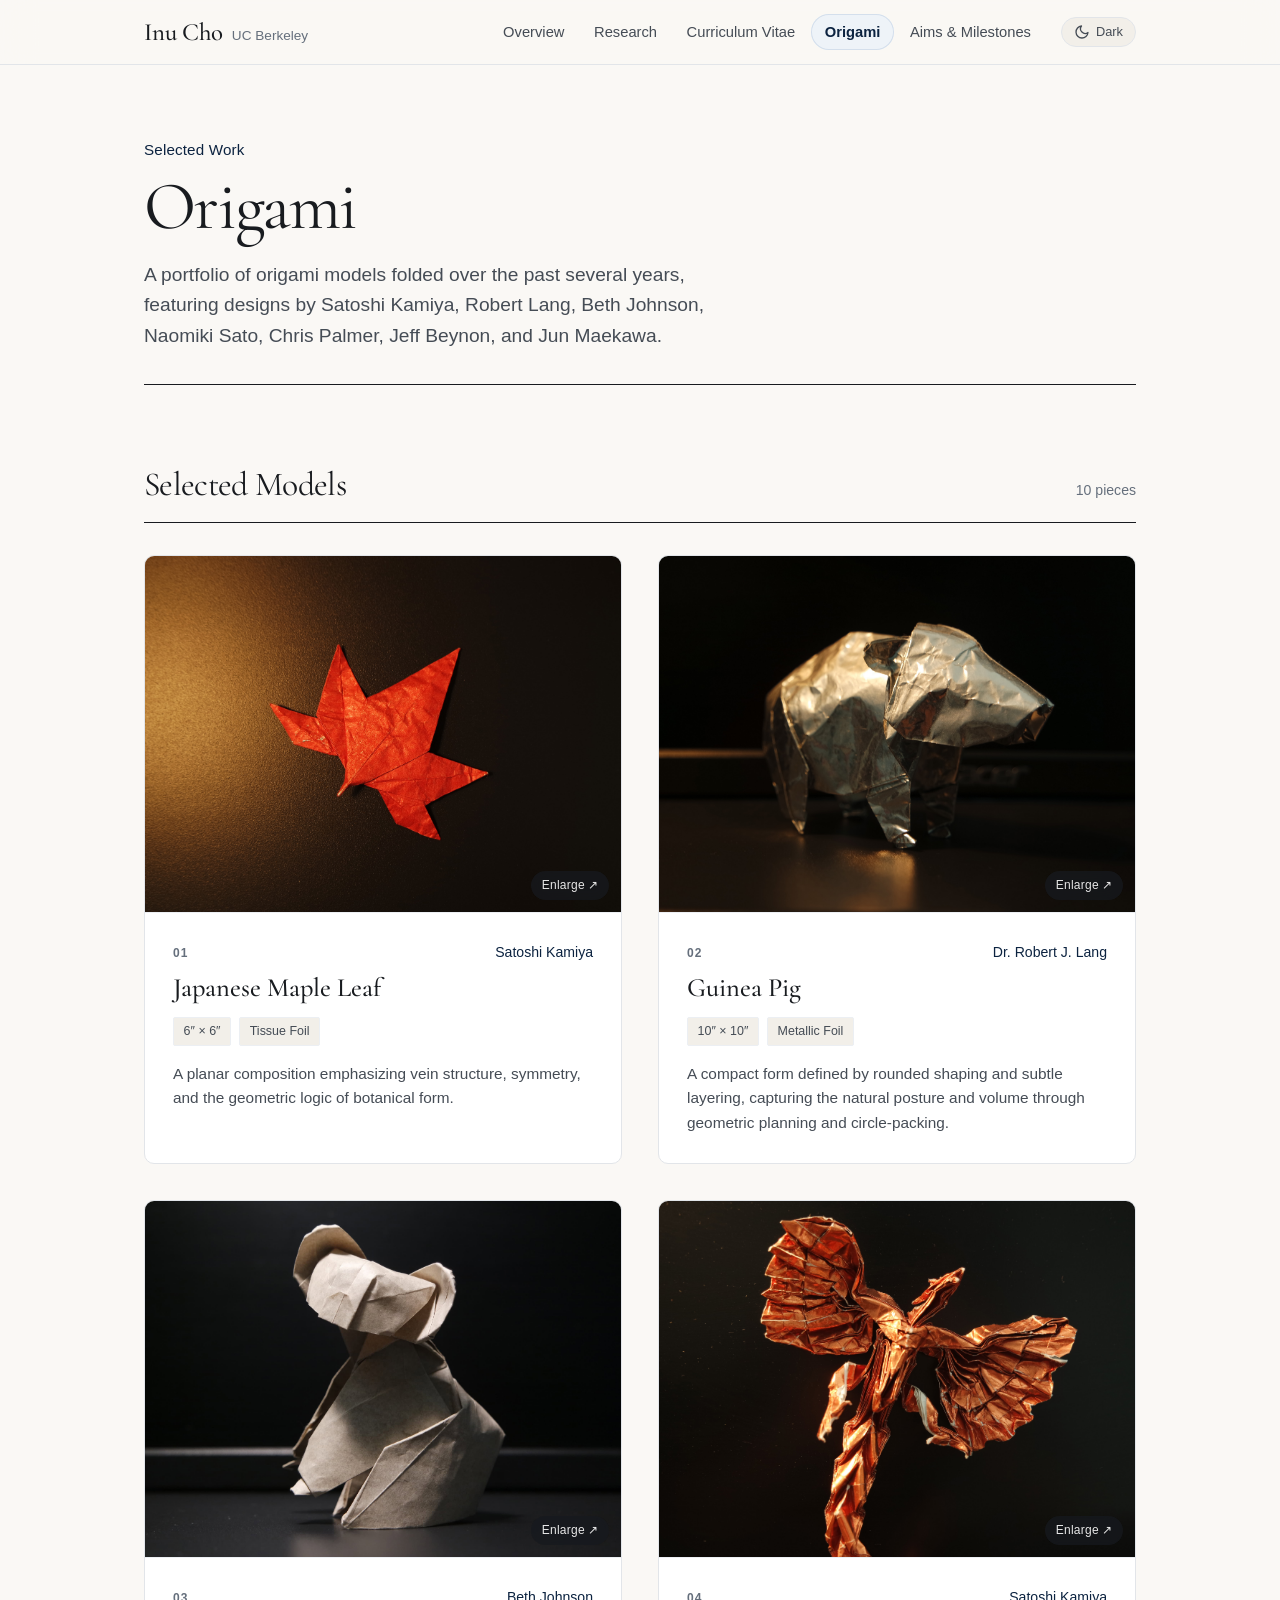
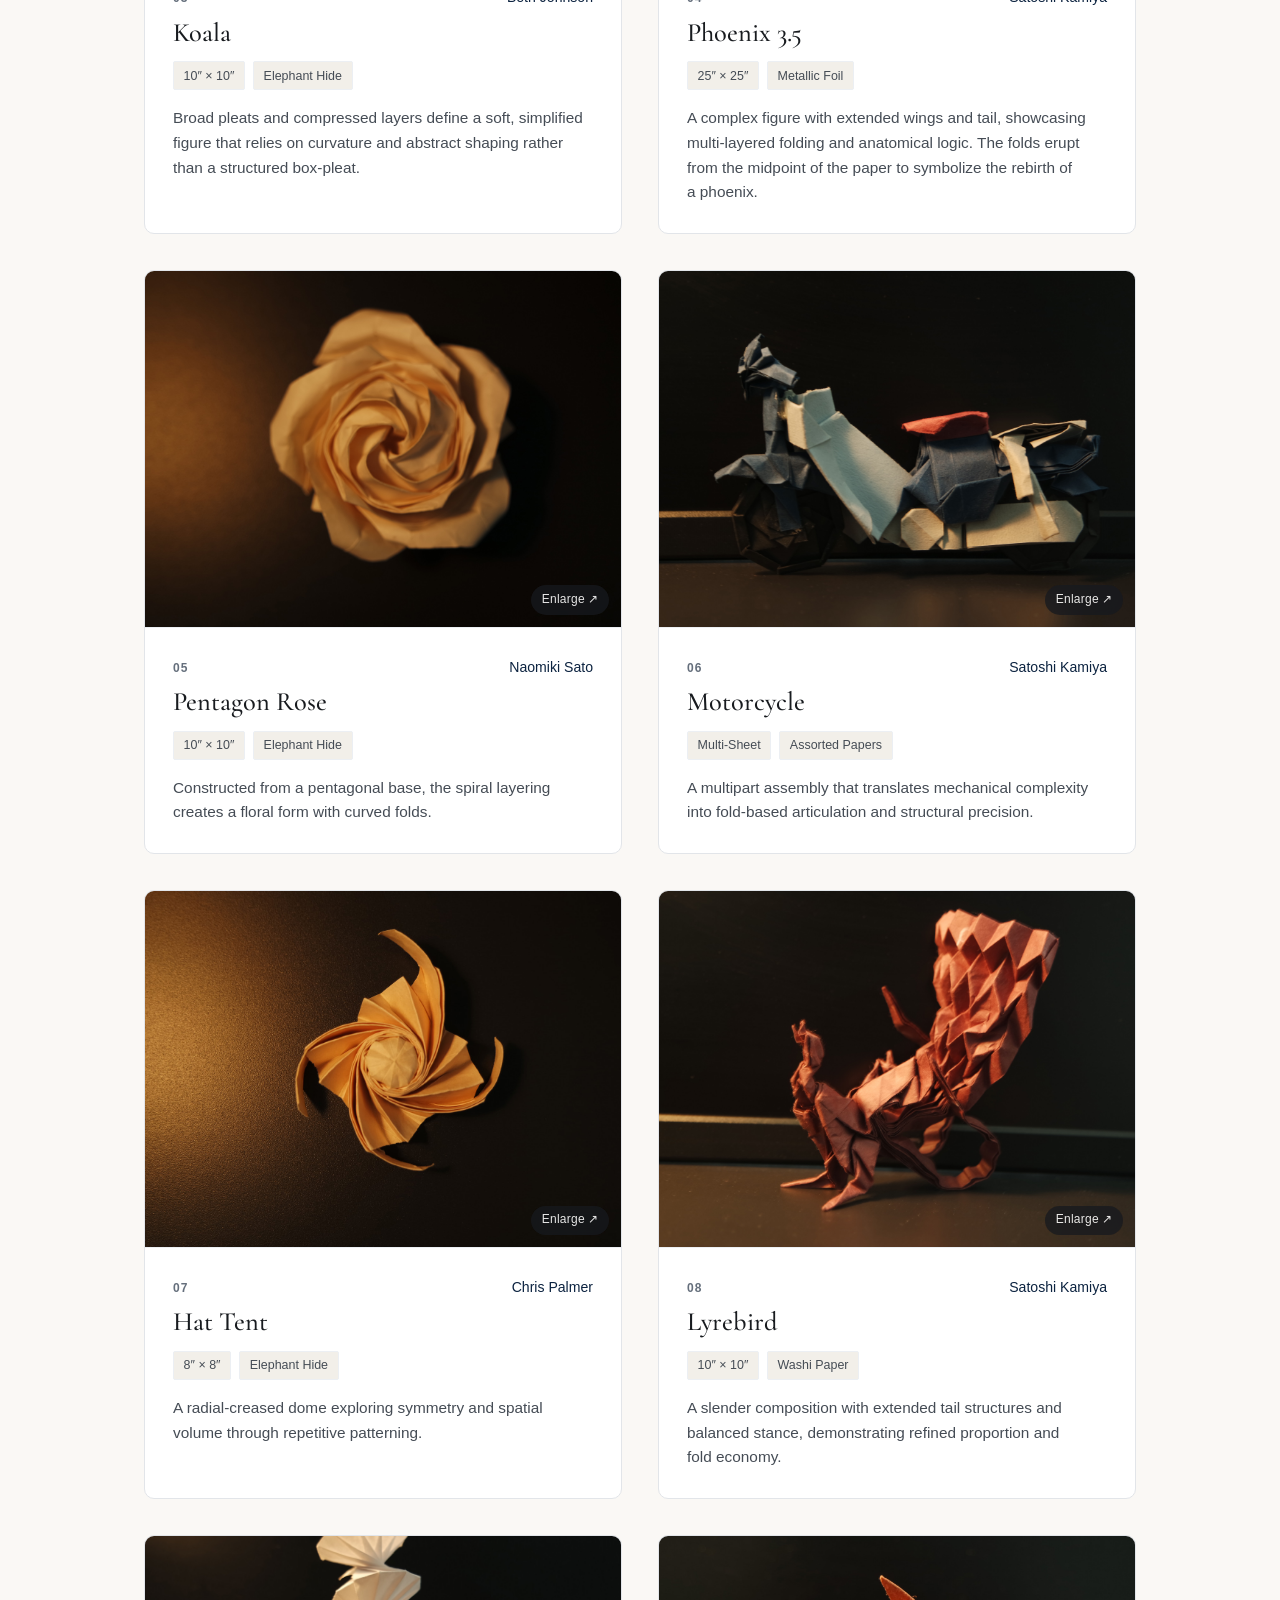
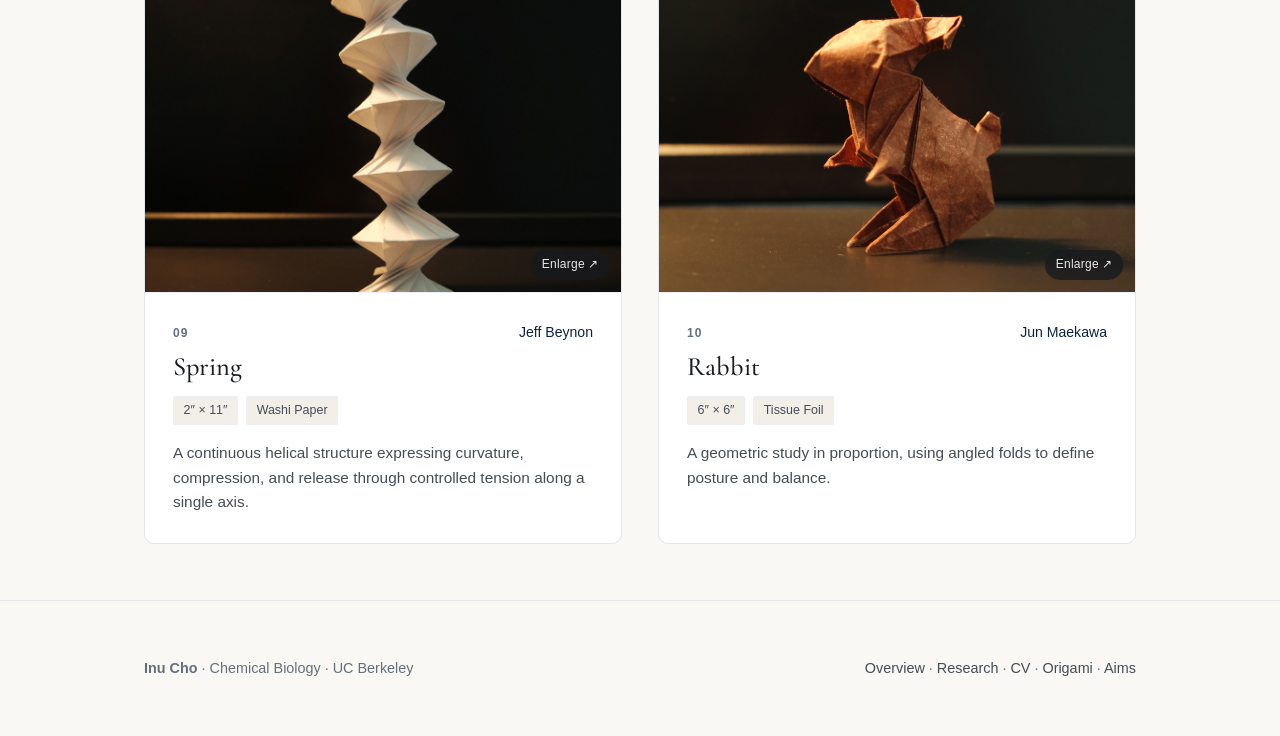
<file: origami.html>
<!doctype html>
<html lang="en">
<head>
<meta charset="utf-8">
<meta name="viewport" content="width=device-width,initial-scale=1,viewport-fit=cover">
<meta name="color-scheme" content="light dark">
<meta name="theme-color" content="#FAF8F5">
<meta name="apple-mobile-web-app-capable" content="yes">
<meta name="apple-mobile-web-app-status-bar-style" content="default">
<meta name="apple-mobile-web-app-title" content="Inu Cho">
<meta name="format-detection" content="telephone=no">
<title>Origami — Inu Cho</title>
<meta name="description" content="Origami portfolio of Inu Cho: selected folding projects from 2022 to 2026.">
<link rel="icon" href="assets/favicon.svg" type="image/svg+xml">
<link rel="preconnect" href="https://fonts.googleapis.com">
<link rel="preconnect" href="https://fonts.gstatic.com" crossorigin>
<link href="https://fonts.googleapis.com/css2?family=Cormorant+Garamond:ital,wght@0,400;0,500;0,600;1,400&display=swap" rel="stylesheet">
<link rel="stylesheet" href="assets/site.css">
<script>
  (function() {
    try {
      const savedTheme = localStorage.getItem('inu_theme');
      const theme = savedTheme || (window.matchMedia('(prefers-color-scheme: dark)').matches ? 'dark' : 'light');
      document.documentElement.setAttribute('data-theme', theme);
      const themeColor = document.querySelector('meta[name="theme-color"]');
      if (themeColor) themeColor.setAttribute('content', theme === 'dark' ? '#0D131A' : '#FAF8F5');
    } catch (e) {}
  })();
</script>
</head>
<body>
<a class="skip" href="#main">Skip to main content</a>

<header class="site-nav-bar">
  <div class="wrap">
    <a class="brand" href="index.html">
      <span class="name">Inu Cho</span>
      <span class="role">UC Berkeley</span>
    </a>
    <div class="nav-cluster">
      <nav class="site-links" aria-label="Main Navigation">
        <a href="index.html"><svg class="nav-icon" aria-hidden="true" width="24" height="24" viewBox="0 0 24 24" fill="none" stroke="currentColor" stroke-width="1.7" stroke-linecap="round" stroke-linejoin="round"><path d="M3 10.5 12 3l9 7.5"/><path d="M5 9.5V20a1 1 0 0 0 1 1h4v-6h4v6h4a1 1 0 0 0 1-1V9.5"/></svg><span class="nav-label nav-label-full">Overview</span><span class="nav-label nav-label-short" aria-hidden="true">Home</span></a>
        <a href="research.html"><svg class="nav-icon" aria-hidden="true" width="24" height="24" viewBox="0 0 24 24" fill="none" stroke="currentColor" stroke-width="1.7" stroke-linecap="round" stroke-linejoin="round"><path d="M9 3h6"/><path d="M10 3v6.5L4.6 18.4A1.7 1.7 0 0 0 6 21h12a1.7 1.7 0 0 0 1.4-2.6L14 9.5V3"/><path d="M7.5 15h9"/></svg><span class="nav-label">Research</span></a>
        <a href="cv.html"><svg class="nav-icon" aria-hidden="true" width="24" height="24" viewBox="0 0 24 24" fill="none" stroke="currentColor" stroke-width="1.7" stroke-linecap="round" stroke-linejoin="round"><path d="M14 3H7a2 2 0 0 0-2 2v14a2 2 0 0 0 2 2h10a2 2 0 0 0 2-2V8z"/><path d="M14 3v5h5"/><path d="M9 13h6"/><path d="M9 17h6"/></svg><span class="nav-label nav-label-full">Curriculum Vitae</span><span class="nav-label nav-label-short" aria-hidden="true">CV</span></a>
        <a href="origami.html" aria-current="page"><svg class="nav-icon" aria-hidden="true" width="24" height="24" viewBox="0 0 24 24" fill="none" stroke="currentColor" stroke-width="1.7" stroke-linecap="round" stroke-linejoin="round"><path d="M12 3 3 12l9 9 9-9z"/><path d="M12 3v18"/><path d="M3 12h18"/></svg><span class="nav-label">Origami</span></a>
        <a href="goals.html"><svg class="nav-icon" aria-hidden="true" width="24" height="24" viewBox="0 0 24 24" fill="none" stroke="currentColor" stroke-width="1.7" stroke-linecap="round" stroke-linejoin="round"><path d="M5 21V4"/><path d="M5 4h11l-2 4 2 4H5"/></svg><span class="nav-label nav-label-full">Aims &amp; Milestones</span><span class="nav-label nav-label-short" aria-hidden="true">Aims</span></a>
      </nav>
      <button class="theme-toggle" id="theme-toggle" type="button" aria-label="Toggle dark mode" title="Toggle dark mode">
        <svg class="theme-icon-sun" aria-hidden="true" width="16" height="16" viewBox="0 0 24 24" fill="none" stroke="currentColor" stroke-width="2" stroke-linecap="round" stroke-linejoin="round">
          <circle cx="12" cy="12" r="5"></circle>
          <line x1="12" y1="1" x2="12" y2="3"></line>
          <line x1="12" y1="21" x2="12" y2="23"></line>
          <line x1="4.22" y1="4.22" x2="5.64" y2="5.64"></line>
          <line x1="18.36" y1="18.36" x2="19.78" y2="19.78"></line>
          <line x1="1" y1="12" x2="3" y2="12"></line>
          <line x1="21" y1="12" x2="23" y2="12"></line>
          <line x1="4.22" y1="19.78" x2="5.64" y2="18.36"></line>
          <line x1="18.36" y1="5.64" x2="19.78" y2="4.22"></line>
        </svg>
        <svg class="theme-icon-moon" aria-hidden="true" width="16" height="16" viewBox="0 0 24 24" fill="none" stroke="currentColor" stroke-width="2" stroke-linecap="round" stroke-linejoin="round">
          <path d="M21 12.79A9 9 0 1 1 11.21 3 7 7 0 0 0 21 12.79z"></path>
        </svg>
        <span class="theme-toggle-text">Dark</span>
      </button>
    </div>
  </div>
</header>

<main class="wrap" id="main">
  <!-- Clean, Grounded Header -->
  <header class="page-header">
    <p class="page-kicker">
      Selected Work
    </p>
    <h1 class="page-title">
      Origami
    </h1>
    <p class="page-lede">
      A portfolio of origami models folded over the past several years, featuring designs by Satoshi Kamiya, Robert Lang, Beth Johnson, Naomiki Sato, Chris Palmer, Jeff Beynon, and Jun Maekawa.
    </p>
  </header>

  <!-- Models Grid -->
  <section class="content-section" aria-label="Origami Models">
    <div class="section-head">
      <h2>Selected Models</h2>
      <span class="section-note">10 pieces</span>
    </div>
    <div class="origami-grid">

      <!-- Model 01: Japanese Maple Leaf -->
      <article class="origami-card">
        <div class="origami-media" data-zoom-plate="assets/origami/model_1.jpg" data-plate-title="Japanese Maple Leaf" data-plate-meta="Designed by Satoshi Kamiya · 6″ × 6″, Tissue Foil">
          <img src="assets/origami/model_1.jpg" alt="Japanese Maple Leaf origami designed by Satoshi Kamiya, folded by Inu Cho" loading="lazy">
          <span class="origami-plate-badge">Enlarge ↗</span>
        </div>
        <div class="origami-body">
          <div class="origami-meta-top">
            <span class="origami-plate-num">01</span>
            <span class="origami-designer">Satoshi Kamiya</span>
          </div>
          <h3 class="origami-title">Japanese Maple Leaf</h3>
          <div class="origami-specs">
            <span class="origami-spec-pill">6&Prime; &times; 6&Prime;</span>
            <span class="origami-spec-pill">Tissue Foil</span>
          </div>
          <p class="origami-analysis">
            A planar composition emphasizing vein structure, symmetry, and the geometric logic of botanical form.
          </p>
        </div>
      </article>

      <!-- Model 02: Guinea Pig -->
      <article class="origami-card">
        <div class="origami-media" data-zoom-plate="assets/origami/model_2.jpg" data-plate-title="Guinea Pig" data-plate-meta="Designed by Dr. Robert J. Lang · 10″ × 10″, Metallic Foil">
          <img src="assets/origami/model_2.jpg" alt="Guinea Pig origami designed by Robert Lang, folded by Inu Cho" loading="lazy">
          <span class="origami-plate-badge">Enlarge ↗</span>
        </div>
        <div class="origami-body">
          <div class="origami-meta-top">
            <span class="origami-plate-num">02</span>
            <span class="origami-designer">Dr. Robert J. Lang</span>
          </div>
          <h3 class="origami-title">Guinea Pig</h3>
          <div class="origami-specs">
            <span class="origami-spec-pill">10&Prime; &times; 10&Prime;</span>
            <span class="origami-spec-pill">Metallic Foil</span>
          </div>
          <p class="origami-analysis">
            A compact form defined by rounded shaping and subtle layering, capturing the natural posture and volume through geometric planning and circle-packing.
          </p>
        </div>
      </article>

      <!-- Model 03: Koala -->
      <article class="origami-card">
        <div class="origami-media" data-zoom-plate="assets/origami/model_3.jpg" data-plate-title="Koala" data-plate-meta="Designed by Beth Johnson · 10″ × 10″, Elephant Hide">
          <img src="assets/origami/model_3.jpg" alt="Koala origami designed by Beth Johnson, folded by Inu Cho" loading="lazy">
          <span class="origami-plate-badge">Enlarge ↗</span>
        </div>
        <div class="origami-body">
          <div class="origami-meta-top">
            <span class="origami-plate-num">03</span>
            <span class="origami-designer">Beth Johnson</span>
          </div>
          <h3 class="origami-title">Koala</h3>
          <div class="origami-specs">
            <span class="origami-spec-pill">10&Prime; &times; 10&Prime;</span>
            <span class="origami-spec-pill">Elephant Hide</span>
          </div>
          <p class="origami-analysis">
            Broad pleats and compressed layers define a soft, simplified figure that relies on curvature and abstract shaping rather than a structured box-pleat.
          </p>
        </div>
      </article>

      <!-- Model 04: Phoenix 3.5 -->
      <article class="origami-card">
        <div class="origami-media" data-zoom-plate="assets/origami/model_4.jpg" data-plate-title="Phoenix 3.5" data-plate-meta="Designed by Satoshi Kamiya · 25″ × 25″, Metallic Foil">
          <img src="assets/origami/model_4.jpg" alt="Phoenix 3.5 origami designed by Satoshi Kamiya, folded by Inu Cho" loading="lazy">
          <span class="origami-plate-badge">Enlarge ↗</span>
        </div>
        <div class="origami-body">
          <div class="origami-meta-top">
            <span class="origami-plate-num">04</span>
            <span class="origami-designer">Satoshi Kamiya</span>
          </div>
          <h3 class="origami-title">Phoenix 3.5</h3>
          <div class="origami-specs">
            <span class="origami-spec-pill">25&Prime; &times; 25&Prime;</span>
            <span class="origami-spec-pill">Metallic Foil</span>
          </div>
          <p class="origami-analysis">
            A complex figure with extended wings and tail, showcasing multi-layered folding and anatomical logic. The folds erupt from the midpoint of the paper to symbolize the rebirth of a phoenix.
          </p>
        </div>
      </article>

      <!-- Model 05: Pentagon Rose -->
      <article class="origami-card">
        <div class="origami-media" data-zoom-plate="assets/origami/model_5.jpg" data-plate-title="Pentagon Rose" data-plate-meta="Designed by Naomiki Sato · 10″ × 10″, Elephant Hide">
          <img src="assets/origami/model_5.jpg" alt="Pentagon Rose origami designed by Naomiki Sato, folded by Inu Cho" loading="lazy">
          <span class="origami-plate-badge">Enlarge ↗</span>
        </div>
        <div class="origami-body">
          <div class="origami-meta-top">
            <span class="origami-plate-num">05</span>
            <span class="origami-designer">Naomiki Sato</span>
          </div>
          <h3 class="origami-title">Pentagon Rose</h3>
          <div class="origami-specs">
            <span class="origami-spec-pill">10&Prime; &times; 10&Prime;</span>
            <span class="origami-spec-pill">Elephant Hide</span>
          </div>
          <p class="origami-analysis">
            Constructed from a pentagonal base, the spiral layering creates a floral form with curved folds.
          </p>
        </div>
      </article>

      <!-- Model 06: Motorcycle -->
      <article class="origami-card">
        <div class="origami-media" data-zoom-plate="assets/origami/model_6.jpg" data-plate-title="Motorcycle" data-plate-meta="Designed by Satoshi Kamiya · Assorted Papers">
          <img src="assets/origami/model_6.jpg" alt="Motorcycle origami designed by Satoshi Kamiya, folded by Inu Cho" loading="lazy">
          <span class="origami-plate-badge">Enlarge ↗</span>
        </div>
        <div class="origami-body">
          <div class="origami-meta-top">
            <span class="origami-plate-num">06</span>
            <span class="origami-designer">Satoshi Kamiya</span>
          </div>
          <h3 class="origami-title">Motorcycle</h3>
          <div class="origami-specs">
            <span class="origami-spec-pill">Multi-Sheet</span>
            <span class="origami-spec-pill">Assorted Papers</span>
          </div>
          <p class="origami-analysis">
            A multipart assembly that translates mechanical complexity into fold-based articulation and structural precision.
          </p>
        </div>
      </article>

      <!-- Model 07: Hat Tent -->
      <article class="origami-card">
        <div class="origami-media" data-zoom-plate="assets/origami/model_7.jpg" data-plate-title="Hat Tent" data-plate-meta="Designed by Chris Palmer · 8″ × 8″, Elephant Hide">
          <img src="assets/origami/model_7.jpg" alt="Hat Tent origami designed by Chris Palmer, folded by Inu Cho" loading="lazy">
          <span class="origami-plate-badge">Enlarge ↗</span>
        </div>
        <div class="origami-body">
          <div class="origami-meta-top">
            <span class="origami-plate-num">07</span>
            <span class="origami-designer">Chris Palmer</span>
          </div>
          <h3 class="origami-title">Hat Tent</h3>
          <div class="origami-specs">
            <span class="origami-spec-pill">8&Prime; &times; 8&Prime;</span>
            <span class="origami-spec-pill">Elephant Hide</span>
          </div>
          <p class="origami-analysis">
            A radial-creased dome exploring symmetry and spatial volume through repetitive patterning.
          </p>
        </div>
      </article>

      <!-- Model 08: Lyrebird -->
      <article class="origami-card">
        <div class="origami-media" data-zoom-plate="assets/origami/model_8.jpg" data-plate-title="Lyrebird" data-plate-meta="Designed by Satoshi Kamiya · 10″ × 10″, Washi Paper">
          <img src="assets/origami/model_8.jpg" alt="Lyrebird origami designed by Satoshi Kamiya, folded by Inu Cho" loading="lazy">
          <span class="origami-plate-badge">Enlarge ↗</span>
        </div>
        <div class="origami-body">
          <div class="origami-meta-top">
            <span class="origami-plate-num">08</span>
            <span class="origami-designer">Satoshi Kamiya</span>
          </div>
          <h3 class="origami-title">Lyrebird</h3>
          <div class="origami-specs">
            <span class="origami-spec-pill">10&Prime; &times; 10&Prime;</span>
            <span class="origami-spec-pill">Washi Paper</span>
          </div>
          <p class="origami-analysis">
            A slender composition with extended tail structures and balanced stance, demonstrating refined proportion and fold economy.
          </p>
        </div>
      </article>

      <!-- Model 09: Spring -->
      <article class="origami-card">
        <div class="origami-media" data-zoom-plate="assets/origami/model_9.jpg" data-plate-title="Spring" data-plate-meta="Designed by Jeff Beynon · 2″ × 11″, Washi Paper">
          <img src="assets/origami/model_9.jpg" alt="Spring origami designed by Jeff Beynon, folded by Inu Cho" loading="lazy">
          <span class="origami-plate-badge">Enlarge ↗</span>
        </div>
        <div class="origami-body">
          <div class="origami-meta-top">
            <span class="origami-plate-num">09</span>
            <span class="origami-designer">Jeff Beynon</span>
          </div>
          <h3 class="origami-title">Spring</h3>
          <div class="origami-specs">
            <span class="origami-spec-pill">2&Prime; &times; 11&Prime;</span>
            <span class="origami-spec-pill">Washi Paper</span>
          </div>
          <p class="origami-analysis">
            A continuous helical structure expressing curvature, compression, and release through controlled tension along a single axis.
          </p>
        </div>
      </article>

      <!-- Model 10: Rabbit -->
      <article class="origami-card">
        <div class="origami-media" data-zoom-plate="assets/origami/model_10.jpg" data-plate-title="Rabbit" data-plate-meta="Designed by Jun Maekawa · 6″ × 6″, Tissue Foil">
          <img src="assets/origami/model_10.jpg" alt="Rabbit origami designed by Jun Maekawa, folded by Inu Cho" loading="lazy">
          <span class="origami-plate-badge">Enlarge ↗</span>
        </div>
        <div class="origami-body">
          <div class="origami-meta-top">
            <span class="origami-plate-num">10</span>
            <span class="origami-designer">Jun Maekawa</span>
          </div>
          <h3 class="origami-title">Rabbit</h3>
          <div class="origami-specs">
            <span class="origami-spec-pill">6&Prime; &times; 6&Prime;</span>
            <span class="origami-spec-pill">Tissue Foil</span>
          </div>
          <p class="origami-analysis">
            A geometric study in proportion, using angled folds to define posture and balance.
          </p>
        </div>
      </article>

    </div>
  </section>
</main>

<!-- Lightbox Dialog for full-size photo -->
<dialog class="plate-lightbox" id="plate-lightbox" aria-label="Origami Photo">
  <div class="lightbox-inner">
    <div class="lightbox-header">
      <div>
        <span class="lightbox-title">Photo</span>
        <span class="lightbox-meta"></span>
      </div>
      <button class="lightbox-close" type="button" aria-label="Close dialog">&times;</button>
    </div>
    <div class="lightbox-body">
      <img class="lightbox-img" src="data:image/svg+xml,%3Csvg xmlns='http://www.w3.org/2000/svg' width='1' height='1'/%3E" alt="Full size origami photo">
    </div>
  </div>
</dialog>

<footer class="site-footer">
  <div class="wrap">
    <div>
      <strong>Inu Cho</strong> &middot; Chemical Biology &middot; UC Berkeley
    </div>
    <div>
      <a href="index.html">Overview</a> &middot;
      <a href="research.html">Research</a> &middot;
      <a href="cv.html">CV</a> &middot;
      <a href="origami.html">Origami</a> &middot;
      <a href="goals.html">Aims</a>
    </div>
  </div>
</footer>

<script src="assets/scrollcraft.js"></script>
<script src="assets/site.js"></script>
</body>
</html>
</file>
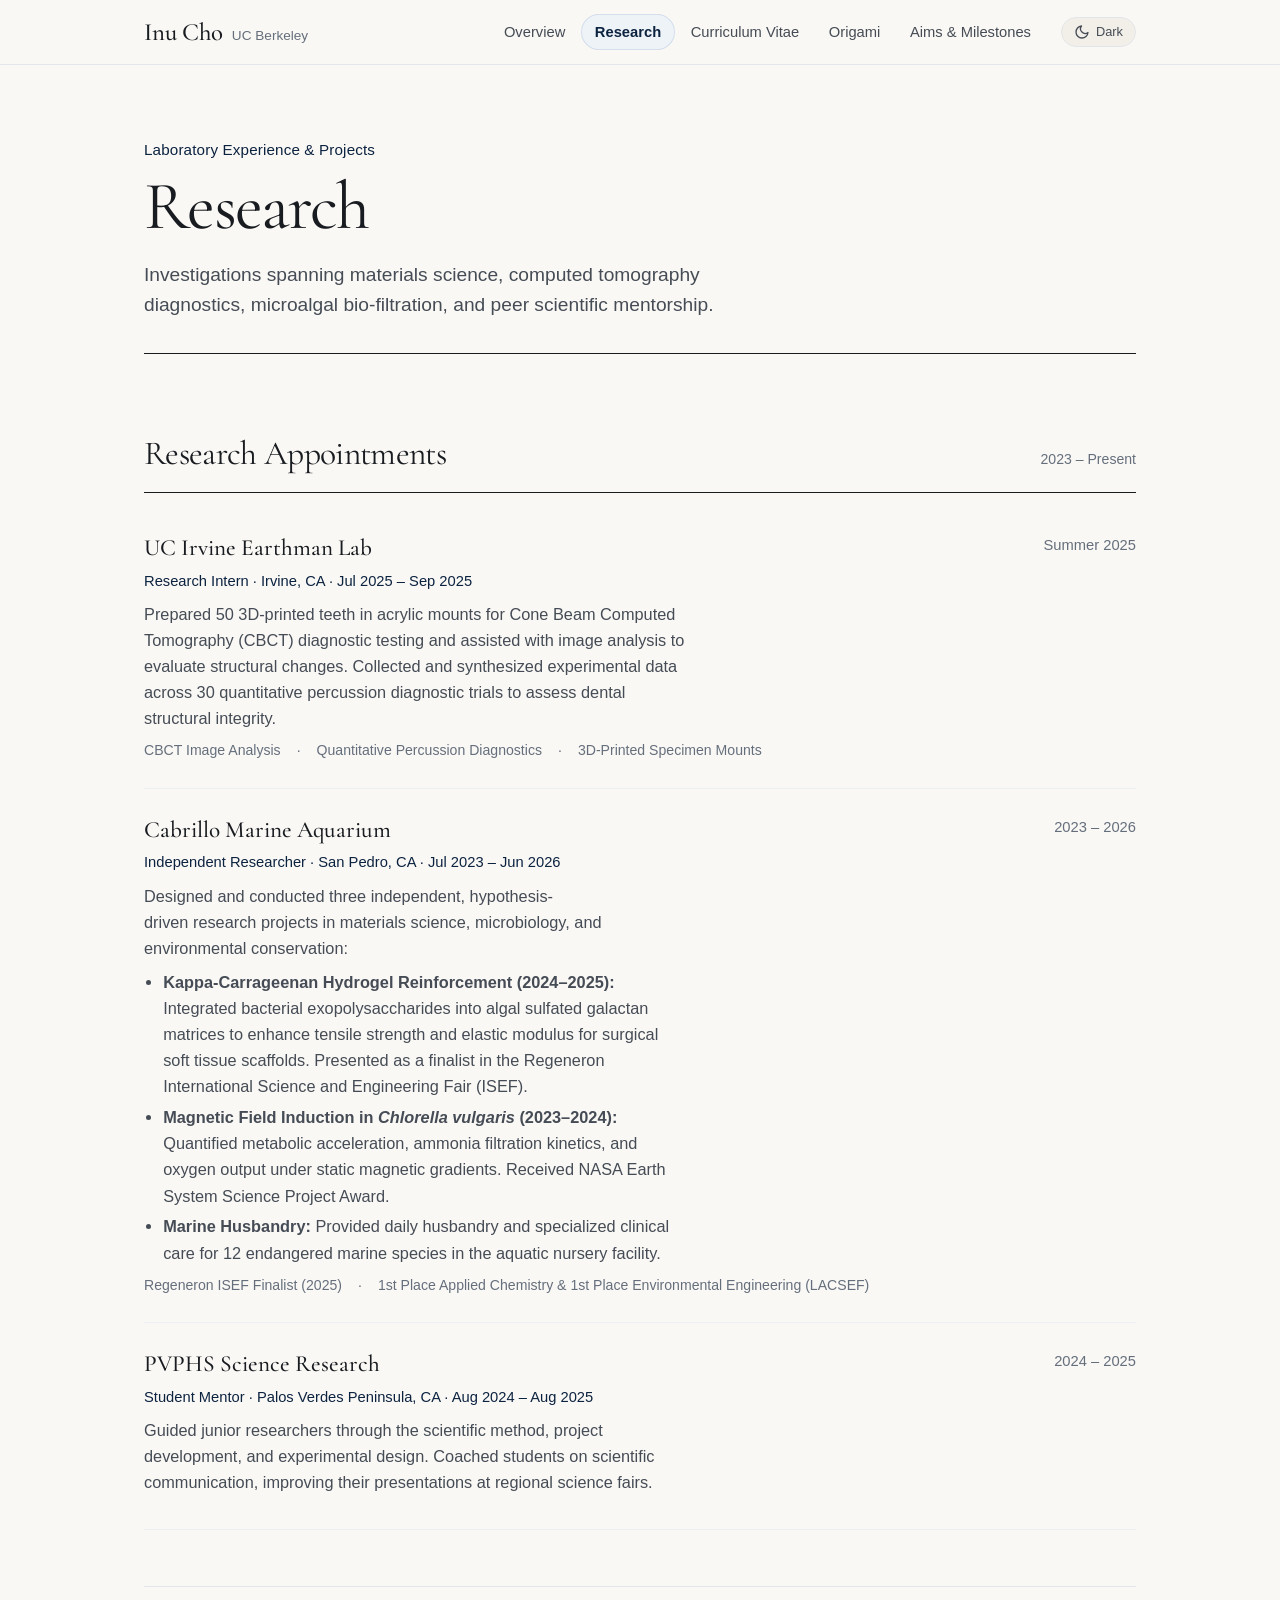
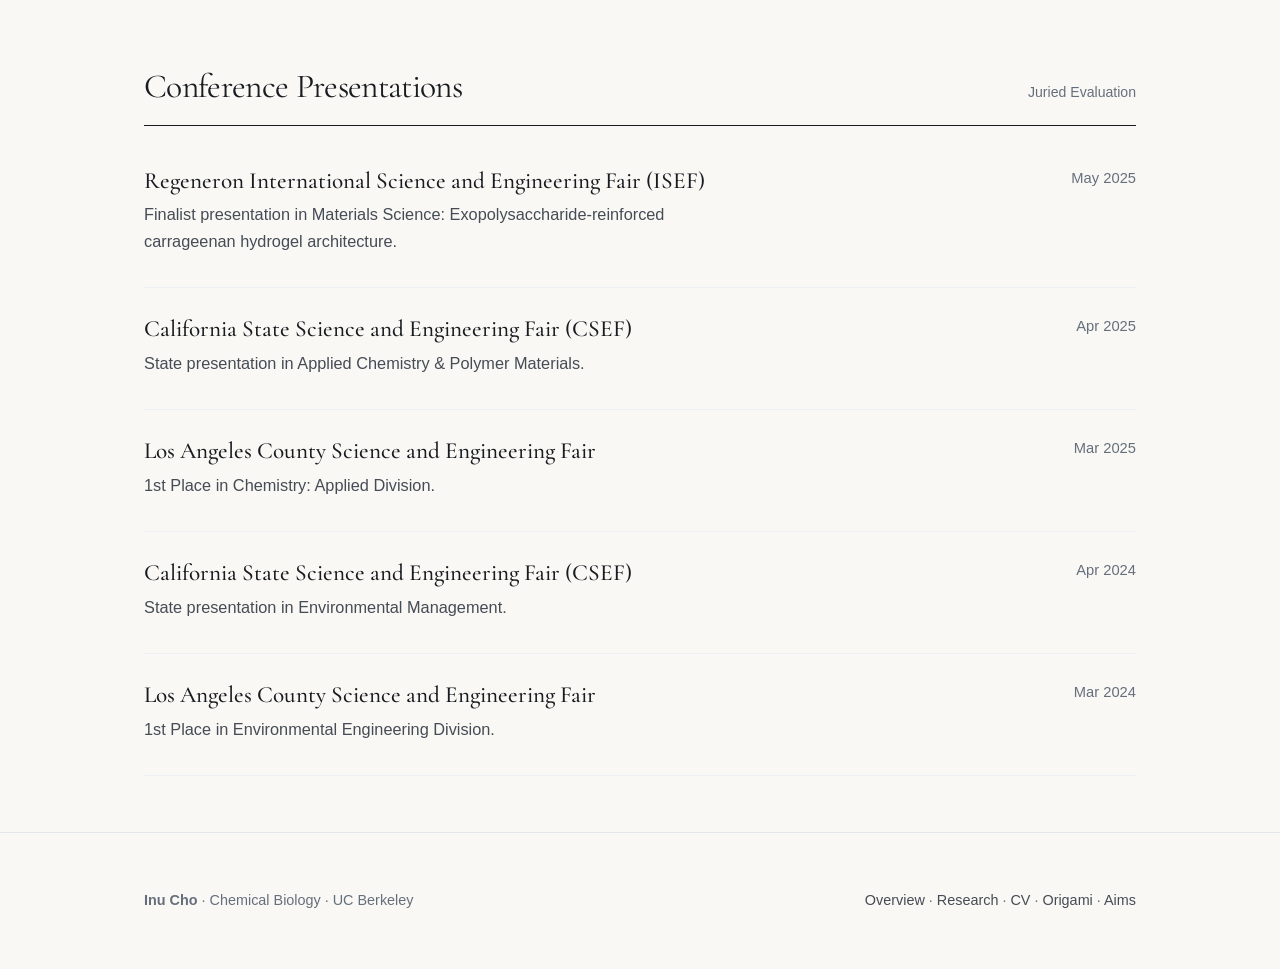
<file: research.html>
<!doctype html>
<html lang="en">
<head>
<meta charset="utf-8">
<meta name="viewport" content="width=device-width,initial-scale=1,viewport-fit=cover">
<meta name="color-scheme" content="light dark">
<meta name="theme-color" content="#FAF8F5">
<meta name="apple-mobile-web-app-capable" content="yes">
<meta name="apple-mobile-web-app-status-bar-style" content="default">
<meta name="apple-mobile-web-app-title" content="Inu Cho">
<meta name="format-detection" content="telephone=no">
<title>Research — Inu Cho</title>
<meta name="description" content="Research investigations in biomaterials, computed tomography, and dental diagnostics by Inu Cho.">
<link rel="icon" href="assets/favicon.svg" type="image/svg+xml">
<link rel="preconnect" href="https://fonts.googleapis.com">
<link rel="preconnect" href="https://fonts.gstatic.com" crossorigin>
<link href="https://fonts.googleapis.com/css2?family=Cormorant+Garamond:ital,wght@0,400;0,500;0,600;1,400&display=swap" rel="stylesheet">
<link rel="stylesheet" href="assets/site.css">
<script>
  (function() {
    try {
      const savedTheme = localStorage.getItem('inu_theme');
      const theme = savedTheme || (window.matchMedia('(prefers-color-scheme: dark)').matches ? 'dark' : 'light');
      document.documentElement.setAttribute('data-theme', theme);
      const themeColor = document.querySelector('meta[name="theme-color"]');
      if (themeColor) themeColor.setAttribute('content', theme === 'dark' ? '#0D131A' : '#FAF8F5');
    } catch (e) {}
  })();
</script>
</head>
<body>
<a class="skip" href="#main">Skip to main content</a>

<header class="site-nav-bar">
  <div class="wrap">
    <a class="brand" href="index.html">
      <span class="name">Inu Cho</span>
      <span class="role">UC Berkeley</span>
    </a>
    <div class="nav-cluster">
      <nav class="site-links" aria-label="Main Navigation">
        <a href="index.html"><svg class="nav-icon" aria-hidden="true" width="24" height="24" viewBox="0 0 24 24" fill="none" stroke="currentColor" stroke-width="1.7" stroke-linecap="round" stroke-linejoin="round"><path d="M3 10.5 12 3l9 7.5"/><path d="M5 9.5V20a1 1 0 0 0 1 1h4v-6h4v6h4a1 1 0 0 0 1-1V9.5"/></svg><span class="nav-label nav-label-full">Overview</span><span class="nav-label nav-label-short" aria-hidden="true">Home</span></a>
        <a href="research.html" aria-current="page"><svg class="nav-icon" aria-hidden="true" width="24" height="24" viewBox="0 0 24 24" fill="none" stroke="currentColor" stroke-width="1.7" stroke-linecap="round" stroke-linejoin="round"><path d="M9 3h6"/><path d="M10 3v6.5L4.6 18.4A1.7 1.7 0 0 0 6 21h12a1.7 1.7 0 0 0 1.4-2.6L14 9.5V3"/><path d="M7.5 15h9"/></svg><span class="nav-label">Research</span></a>
        <a href="cv.html"><svg class="nav-icon" aria-hidden="true" width="24" height="24" viewBox="0 0 24 24" fill="none" stroke="currentColor" stroke-width="1.7" stroke-linecap="round" stroke-linejoin="round"><path d="M14 3H7a2 2 0 0 0-2 2v14a2 2 0 0 0 2 2h10a2 2 0 0 0 2-2V8z"/><path d="M14 3v5h5"/><path d="M9 13h6"/><path d="M9 17h6"/></svg><span class="nav-label nav-label-full">Curriculum Vitae</span><span class="nav-label nav-label-short" aria-hidden="true">CV</span></a>
        <a href="origami.html"><svg class="nav-icon" aria-hidden="true" width="24" height="24" viewBox="0 0 24 24" fill="none" stroke="currentColor" stroke-width="1.7" stroke-linecap="round" stroke-linejoin="round"><path d="M12 3 3 12l9 9 9-9z"/><path d="M12 3v18"/><path d="M3 12h18"/></svg><span class="nav-label">Origami</span></a>
        <a href="goals.html"><svg class="nav-icon" aria-hidden="true" width="24" height="24" viewBox="0 0 24 24" fill="none" stroke="currentColor" stroke-width="1.7" stroke-linecap="round" stroke-linejoin="round"><path d="M5 21V4"/><path d="M5 4h11l-2 4 2 4H5"/></svg><span class="nav-label nav-label-full">Aims &amp; Milestones</span><span class="nav-label nav-label-short" aria-hidden="true">Aims</span></a>
      </nav>
      <button class="theme-toggle" id="theme-toggle" type="button" aria-label="Toggle dark mode" title="Toggle dark mode">
        <svg class="theme-icon-sun" aria-hidden="true" width="16" height="16" viewBox="0 0 24 24" fill="none" stroke="currentColor" stroke-width="2" stroke-linecap="round" stroke-linejoin="round">
          <circle cx="12" cy="12" r="5"></circle>
          <line x1="12" y1="1" x2="12" y2="3"></line>
          <line x1="12" y1="21" x2="12" y2="23"></line>
          <line x1="4.22" y1="4.22" x2="5.64" y2="5.64"></line>
          <line x1="18.36" y1="18.36" x2="19.78" y2="19.78"></line>
          <line x1="1" y1="12" x2="3" y2="12"></line>
          <line x1="21" y1="12" x2="23" y2="12"></line>
          <line x1="4.22" y1="19.78" x2="5.64" y2="18.36"></line>
          <line x1="18.36" y1="5.64" x2="19.78" y2="4.22"></line>
        </svg>
        <svg class="theme-icon-moon" aria-hidden="true" width="16" height="16" viewBox="0 0 24 24" fill="none" stroke="currentColor" stroke-width="2" stroke-linecap="round" stroke-linejoin="round">
          <path d="M21 12.79A9 9 0 1 1 11.21 3 7 7 0 0 0 21 12.79z"></path>
        </svg>
        <span class="theme-toggle-text">Dark</span>
      </button>
    </div>
  </div>
</header>

<main class="wrap" id="main">
  <header class="page-header">
    <p class="page-kicker">Laboratory Experience &amp; Projects</p>
    <h1 class="page-title">
      Research
    </h1>
    <p class="page-lede">
      Investigations spanning materials science, computed tomography diagnostics, microalgal bio-filtration, and peer scientific mentorship.
    </p>
  </header>

  <!-- Complete Laboratory Appointments -->
  <section class="content-section" id="appointments">
    <div class="section-head">
      <h2>Research Appointments</h2>
      <span class="section-note">2023 – Present</span>
    </div>

    <ul class="editorial-list">
      <li id="earthman">
        <div>
          <h3 class="item-heading">UC Irvine Earthman Lab</h3>
          <div class="item-meta">Research Intern · Irvine, CA · Jul 2025 – Sep 2025</div>
          <p class="item-desc">
            Prepared 50 3D-printed teeth in acrylic mounts for Cone Beam Computed Tomography (CBCT) diagnostic testing and assisted with image analysis to evaluate structural changes. Collected and synthesized experimental data across 30 quantitative percussion diagnostic trials to assess dental structural integrity.
          </p>
          <div class="item-badges">
            <span>CBCT Image Analysis</span>
            <span>·</span>
            <span>Quantitative Percussion Diagnostics</span>
            <span>·</span>
            <span>3D-Printed Specimen Mounts</span>
          </div>
        </div>
        <div class="item-date">Summer 2025</div>
      </li>

      <li id="cabrillo">
        <div>
          <h3 class="item-heading">Cabrillo Marine Aquarium</h3>
          <div class="item-meta">Independent Researcher · San Pedro, CA · Jul 2023 – Jun 2026</div>
          <p class="item-desc">
            Designed and conducted three independent, hypothesis-driven research projects in materials science, microbiology, and environmental conservation:
          </p>
          <div class="item-desc">
            <ul>
              <li><strong>Kappa-Carrageenan Hydrogel Reinforcement (2024–2025):</strong> Integrated bacterial exopolysaccharides into algal sulfated galactan matrices to enhance tensile strength and elastic modulus for surgical soft tissue scaffolds. Presented as a finalist in the Regeneron International Science and Engineering Fair (ISEF).</li>
              <li><strong>Magnetic Field Induction in <i>Chlorella vulgaris</i> (2023–2024):</strong> Quantified metabolic acceleration, ammonia filtration kinetics, and oxygen output under static magnetic gradients. Received NASA Earth System Science Project Award.</li>
              <li><strong>Marine Husbandry:</strong> Provided daily husbandry and specialized clinical care for 12 endangered marine species in the aquatic nursery facility.</li>
            </ul>
          </div>
          <div class="item-badges">
            <span>Regeneron ISEF Finalist (2025)</span>
            <span>·</span>
            <span>1st Place Applied Chemistry &amp; 1st Place Environmental Engineering (LACSEF)</span>
          </div>
        </div>
        <div class="item-date">2023 – 2026</div>
      </li>

      <li id="mentor">
        <div>
          <h3 class="item-heading">PVPHS Science Research</h3>
          <div class="item-meta">Student Mentor · Palos Verdes Peninsula, CA · Aug 2024 – Aug 2025</div>
          <p class="item-desc">
            Guided junior researchers through the scientific method, project development, and experimental design. Coached students on scientific communication, improving their presentations at regional science fairs.
          </p>
        </div>
        <div class="item-date">2024 – 2025</div>
      </li>
    </ul>
  </section>

  <!-- Symposia Presentations -->
  <section class="content-section" id="presentations">
    <div class="section-head">
      <h2>Conference Presentations</h2>
      <span class="section-note">Juried Evaluation</span>
    </div>

    <ul class="editorial-list">
      <li>
        <div>
          <h3 class="item-heading">Regeneron International Science and Engineering Fair (ISEF)</h3>
          <p class="item-desc">Finalist presentation in Materials Science: Exopolysaccharide-reinforced carrageenan hydrogel architecture.</p>
        </div>
        <div class="item-date">May 2025</div>
      </li>
      <li>
        <div>
          <h3 class="item-heading">California State Science and Engineering Fair (CSEF)</h3>
          <p class="item-desc">State presentation in Applied Chemistry &amp; Polymer Materials.</p>
        </div>
        <div class="item-date">Apr 2025</div>
      </li>
      <li>
        <div>
          <h3 class="item-heading">Los Angeles County Science and Engineering Fair</h3>
          <p class="item-desc">1st Place in Chemistry: Applied Division.</p>
        </div>
        <div class="item-date">Mar 2025</div>
      </li>
      <li>
        <div>
          <h3 class="item-heading">California State Science and Engineering Fair (CSEF)</h3>
          <p class="item-desc">State presentation in Environmental Management.</p>
        </div>
        <div class="item-date">Apr 2024</div>
      </li>
      <li>
        <div>
          <h3 class="item-heading">Los Angeles County Science and Engineering Fair</h3>
          <p class="item-desc">1st Place in Environmental Engineering Division.</p>
        </div>
        <div class="item-date">Mar 2024</div>
      </li>
    </ul>
  </section>
</main>

<footer class="site-footer">
  <div class="wrap">
    <div>
      <strong>Inu Cho</strong> &middot; Chemical Biology &middot; UC Berkeley
    </div>
    <div>
      <a href="index.html">Overview</a> &middot;
      <a href="research.html">Research</a> &middot;
      <a href="cv.html">CV</a> &middot;
      <a href="origami.html">Origami</a> &middot;
      <a href="goals.html">Aims</a>
    </div>
  </div>
</footer>

<script src="assets/scrollcraft.js"></script>
<script src="assets/site.js"></script>
</body>
</html>
</file>
<file: assets/site.css>
/* ==========================================================================
   Inu Cho — Academic & Clinical Portfolio
   Design Authority & Craft System
   Palette: Elegant Off-White (#FAF8F5), Deep Oxford Navy (#0C2340), Crisp Ink (#181B1F)
   ========================================================================== */

:root {
  color-scheme: light dark;

  /* Refined Editorial Palette — Light (Default) */
  --bg:           #FAF8F5;   /* Warm parchment off-white */
  --surface:      #F2EFE9;   /* Subtle tinted stone */
  --card-bg:      #FFFFFF;
  --ink:          #181B1F;   /* Crisp deep charcoal */
  --navy:         #0C2340;   /* Academic Oxford/Berkeley navy */
  --navy-hover:   #061324;
  --navy-wash:    #EEF3F8;   /* Quiet tinted slate */
  --navy-border:  #D4DFEC;
  --muted:        #454C55;   /* Secondary prose */
  --faint:        #6E7782;   /* Metadata & subtle dates */
  --rule:         #E2E5E9;   /* Hairline borders */
  --rule-subtle:  #ECEFF3;
  --focus:        #0C2340;
  --shadow-sm:    0 1px 3px rgba(12, 35, 64, 0.05);
  --shadow-md:    0 4px 16px rgba(12, 35, 64, 0.08);

  /* Typography */
  --font-serif: "Cormorant Garamond", "Newsreader", "Iowan Old Style", Georgia, serif;
  --font-sans:  -apple-system, BlinkMacSystemFont, "Segoe UI", Roboto, "Helvetica Neue", Arial, sans-serif;

  /* Shape & layout */
  --radius-sm:   6px;
  --radius-md:   10px;
  --radius-lg:   18px;
  --gutter:      2rem;
  --tabbar-h:    64px;    /* Floating iPhone tab bar */
  --target-size: 24px;    /* WCAG 2.5.8 minimum; raised to 44px on touch */
}

@media (pointer: coarse) {
  :root { --target-size: 44px; }
}

@media (prefers-color-scheme: dark) {
  :root:not([data-theme="light"]) {
    color-scheme: dark;
    --bg:           #0D131A;   /* Deep midnight slate navy */
    --surface:      #141D26;   /* Rich surface */
    --card-bg:      #111822;
    --ink:          #F0F4F8;   /* Bright warm ivory */
    --navy:         #8CB4E0;   /* Luminous Berkeley blue */
    --navy-hover:   #A9CAF0;
    --navy-wash:    #172433;
    --navy-border:  #25374C;
    --muted:        #B4C0CE;
    --faint:        #8E9CAE;
    --rule:         #222F3E;
    --rule-subtle:  #182330;
    --focus:        #8CB4E0;
    --shadow-sm:    0 1px 3px rgba(0, 0, 0, 0.35);
    --shadow-md:    0 4px 16px rgba(0, 0, 0, 0.55);
  }
}

html[data-theme="light"] {
  color-scheme: light !important;
  --bg:           #FAF8F5;
  --surface:      #F2EFE9;
  --card-bg:      #FFFFFF;
  --ink:          #181B1F;
  --navy:         #0C2340;
  --navy-hover:   #061324;
  --navy-wash:    #EEF3F8;
  --navy-border:  #D4DFEC;
  --muted:        #454C55;
  --faint:        #656F7C;
  --rule:         #E2E5E9;
  --rule-subtle:  #ECEFF3;
  --focus:        #0C2340;
  --shadow-sm:    0 1px 3px rgba(12, 35, 64, 0.05);
  --shadow-md:    0 4px 16px rgba(12, 35, 64, 0.08);
}

html[data-theme="dark"] {
  color-scheme: dark !important;
  --bg:           #0D131A;
  --surface:      #141D26;
  --card-bg:      #111822;
  --ink:          #F0F4F8;
  --navy:         #8CB4E0;
  --navy-hover:   #A9CAF0;
  --navy-wash:    #172433;
  --navy-border:  #25374C;
  --muted:        #B4C0CE;
  --faint:        #8E9CAE;
  --rule:         #222F3E;
  --rule-subtle:  #182330;
  --focus:        #8CB4E0;
  --shadow-sm:    0 1px 3px rgba(0, 0, 0, 0.35);
  --shadow-md:    0 4px 16px rgba(0, 0, 0, 0.55);
}

*, *::before, *::after {
  box-sizing: border-box;
}

html {
  -webkit-text-size-adjust: 100%;
  -webkit-tap-highlight-color: transparent;
  scroll-padding-top: 5rem;
}

@media (prefers-reduced-motion: no-preference) {
  html {
    scroll-behavior: smooth;
  }
}

/* Enable native multi-page view transitions */
@view-transition {
  navigation: auto;
}

@media (prefers-reduced-motion: no-preference) {
  ::view-transition-old(root) {
    animation: 160ms cubic-bezier(0.4, 0, 1, 1) both vtFadeOut;
  }
  ::view-transition-new(root) {
    animation: 220ms cubic-bezier(0.16, 1, 0.3, 1) both vtFadeIn;
  }
  @keyframes vtFadeOut {
    from { opacity: 1; transform: translateY(0); }
    to { opacity: 0; transform: translateY(-3px); }
  }
  @keyframes vtFadeIn {
    from { opacity: 0; transform: translateY(3px); }
    to { opacity: 1; transform: translateY(0); }
  }

  /* Progressive smooth entrance animation */
  main {
    animation: mainFadeIn 0.24s cubic-bezier(0.16, 1, 0.3, 1) backwards;
  }
  body.page-leaving main {
    opacity: 0;
    transform: translateY(-3px);
    transition: opacity 0.14s cubic-bezier(0.4, 0, 1, 1), transform 0.14s cubic-bezier(0.4, 0, 1, 1);
  }
  @keyframes mainFadeIn {
    from {
      opacity: 0;
      transform: translateY(4px);
    }
    to {
      opacity: 1;
      transform: translateY(0);
    }
  }
}

/* Tailored slim, smooth scrollbar */
@media (pointer: fine) {
  ::-webkit-scrollbar {
    width: 9px;
    height: 9px;
  }
  ::-webkit-scrollbar-track {
    background: var(--bg);
  }
  ::-webkit-scrollbar-thumb {
    background: var(--rule);
    border: 2px solid var(--bg);
    border-radius: 999px;
  }
  ::-webkit-scrollbar-thumb:hover {
    background: var(--faint);
  }
  * {
    scrollbar-width: thin;
    scrollbar-color: var(--rule) var(--bg);
  }
}

body {
  margin: 0;
  background-color: var(--bg);
  color: var(--ink);
  font-family: var(--font-sans);
  font-size: 1.0625rem;
  line-height: 1.65;
  font-weight: 400;
  -webkit-font-smoothing: antialiased;
  -moz-osx-font-smoothing: grayscale;
  min-height: 100dvh;
  display: flex;
  flex-direction: column;
  overflow-wrap: break-word;
}

h1, h2, h3 {
  text-wrap: balance;
}

p, li {
  text-wrap: pretty;
}

/* Browser surface customization — custom scrollbars, selection, focus */
::selection {
  background-color: var(--navy-wash);
  color: var(--navy);
}

main {
  flex: 1;
  width: 100%;
}

img {
  max-width: 100%;
  height: auto;
  display: block;
}

p {
  margin: 0 0 1.25em;
  max-width: 65ch;
}

ul, ol {
  margin: 0;
  padding: 0;
  list-style: none;
}

/* Tasteful links: quiet hairline underline that turns navy on hover */
a {
  color: inherit;
  text-decoration: underline;
  text-decoration-thickness: 1px;
  text-underline-offset: 0.24em;
  text-decoration-color: color-mix(in srgb, currentColor 30%, transparent);
  transition: color 0.15s ease, text-decoration-color 0.15s ease;
}

a:hover {
  color: var(--navy);
  text-decoration-color: var(--navy);
}

:focus-visible {
  outline: 2px solid var(--focus);
  outline-offset: 3px;
  border-radius: 2px;
}

.wrap {
  max-width: 66rem;
  margin: 0 auto;
  padding-inline:
    max(var(--gutter), env(safe-area-inset-left, 0px))
    max(var(--gutter), env(safe-area-inset-right, 0px));
}

@media (max-width: 760px) {
  :root { --gutter: 1.25rem; }
}

/* The last block in <main> sits on the footer's rule; avoid a doubled line */
main > :last-child {
  border-bottom: 0;
}

.skip {
  position: absolute;
  left: 1.5rem;
  top: -3.5rem;
  background: var(--surface);
  color: var(--ink);
  padding: 0.5rem 1rem;
  z-index: 100;
  font-size: 0.85rem;
  border: 1px solid var(--rule);
}
.skip:focus {
  top: 1rem;
}

/* ==========================================================================
   Header Navigation — Minimal, refined, perfectly aligned
   Desktop: inline pill links. Tablet: short labels. iPhone: floating tab bar.
   ========================================================================== */

.site-nav-bar {
  position: sticky;
  top: 0;
  z-index: 50;
  padding-top: env(safe-area-inset-top, 0px);
  border-bottom: 1px solid var(--rule);
}

/* The frosted glass lives on a pseudo-element: a backdrop-filter on the
   header itself would become the containing block for the fixed tab bar. */
.site-nav-bar::before {
  content: "";
  position: absolute;
  inset: 0;
  z-index: -1;
  background: color-mix(in srgb, var(--bg) 84%, transparent);
  backdrop-filter: saturate(180%) blur(16px);
  -webkit-backdrop-filter: saturate(180%) blur(16px);
}

.site-nav-bar .wrap {
  display: flex;
  align-items: center;
  justify-content: space-between;
  min-height: 4rem;
  gap: 1.5rem;
}

.brand {
  display: flex;
  align-items: baseline;
  gap: 0.6rem;
  text-decoration: none;
  color: var(--ink);
  white-space: nowrap;
}

.brand .name {
  font-family: var(--font-serif);
  font-size: 1.55rem;
  font-weight: 500;
  letter-spacing: -0.01em;
  color: var(--ink);
}

.brand .role {
  font-size: 0.85rem;
  color: var(--faint);
  font-weight: 400;
}

.nav-cluster {
  display: flex;
  align-items: center;
  gap: 1rem;
}

.site-links {
  display: flex;
  align-items: center;
  gap: 0.15rem;
  font-size: 0.92rem;
}

.site-links a {
  display: inline-flex;
  align-items: center;
  gap: 0.4rem;
  min-block-size: max(2.25rem, var(--target-size));
  padding: 0 0.85rem;
  border-radius: 999px;
  text-decoration: none;
  color: var(--muted);
  white-space: nowrap;
  transition: color 0.15s ease, background-color 0.15s ease, transform 0.15s ease;
}

@media (hover: hover) {
  .site-links a:hover {
    color: var(--ink);
    background: var(--surface);
  }
}

.site-links a[aria-current="page"] {
  color: var(--navy);
  font-weight: 600;
  background: var(--navy-wash);
  box-shadow: inset 0 0 0 1px var(--navy-border);
}

.nav-icon,
.nav-label-short {
  display: none;
}

/* Tasteful Theme Switcher */
.theme-toggle {
  display: inline-flex;
  align-items: center;
  justify-content: center;
  gap: 0.4rem;
  min-block-size: var(--target-size);
  min-inline-size: var(--target-size);
  background: var(--surface);
  color: var(--muted);
  border: 1px solid var(--rule);
  padding: 0.4rem 0.75rem;
  border-radius: 999px;
  font-family: inherit;
  font-size: 0.8rem;
  font-weight: 500;
  cursor: pointer;
  line-height: 1;
  transition: background-color 0.15s ease, color 0.15s ease, border-color 0.15s ease, transform 0.15s ease;
}

.theme-toggle:hover {
  background: var(--navy-wash);
  color: var(--navy);
  border-color: var(--navy-border);
}

.theme-toggle svg {
  flex-shrink: 0;
}

/* Sun/Moon icon visibility based on data-theme and media query */
.theme-icon-sun {
  display: none;
}
.theme-icon-moon {
  display: block;
}

:root[data-theme="dark"] .theme-icon-sun {
  display: block;
}
:root[data-theme="dark"] .theme-icon-moon {
  display: none;
}

@media (prefers-color-scheme: dark) {
  :root:not([data-theme="light"]) .theme-icon-sun {
    display: block;
  }
  :root:not([data-theme="light"]) .theme-icon-moon {
    display: none;
  }
}

/* Visually hidden, still announced (keeps each link's full accessible name) */
.visually-hidden {
  position: absolute;
  inline-size: 1px;
  block-size: 1px;
  overflow: hidden;
  clip-path: inset(50%);
  white-space: nowrap;
}

/* Tablet & small laptops: short labels so the row never wraps */
@media (max-width: 1040px) {
  .site-links .nav-label-full {
    position: absolute;
    inline-size: 1px;
    block-size: 1px;
    overflow: hidden;
    clip-path: inset(50%);
    white-space: nowrap;
  }
  .site-links .nav-label-short {
    display: inline;
  }
  .site-links a {
    padding: 0 0.75rem;
  }
}

/* iPhone: compact top bar + floating glass tab bar */
@media (max-width: 760px) {
  html {
    scroll-padding-top: 4rem;
    scroll-padding-bottom: calc(var(--tabbar-h) + 1.5rem + env(safe-area-inset-bottom, 0px));
  }

  .site-nav-bar .wrap {
    min-height: 3.4rem;
    gap: 1rem;
  }

  .brand .name {
    font-size: 1.45rem;
  }

  .brand .role {
    font-size: 0.78rem;
  }

  .site-links {
    position: fixed;
    z-index: 60;
    left: max(0.75rem, env(safe-area-inset-left, 0px));
    right: max(0.75rem, env(safe-area-inset-right, 0px));
    bottom: max(0.75rem, env(safe-area-inset-bottom, 0px));
    max-inline-size: 28rem;
    margin-inline: auto;
    block-size: var(--tabbar-h);
    padding: 0.35rem;
    gap: 0.15rem;
    justify-content: space-between;
    background: color-mix(in srgb, var(--card-bg) 74%, transparent);
    backdrop-filter: saturate(180%) blur(20px);
    -webkit-backdrop-filter: saturate(180%) blur(20px);
    border: 1px solid color-mix(in srgb, var(--rule) 80%, transparent);
    border-radius: 999px;
    box-shadow:
      0 12px 32px rgba(12, 35, 64, 0.16),
      0 2px 6px rgba(12, 35, 64, 0.08),
      inset 0 1px 0 color-mix(in srgb, #FFFFFF 40%, transparent);
  }

  .site-links a {
    flex: 1 1 0;
    flex-direction: column;
    justify-content: center;
    gap: 0.15rem;
    min-block-size: 44px;
    block-size: 100%;
    padding: 0;
    border-radius: 999px;
    font-size: 0.66rem;
    font-weight: 500;
    letter-spacing: 0.01em;
    color: var(--faint);
  }

  .site-links a[aria-current="page"] {
    color: var(--navy);
    font-weight: 600;
  }

  .site-links a:active {
    transform: scale(0.94);
  }

  .nav-icon {
    display: block;
    inline-size: 22px;
    block-size: 22px;
  }

  .site-links a[aria-current="page"] .nav-icon {
    stroke-width: 2.1;
  }

  .theme-toggle {
    inline-size: 2.5rem;
    block-size: 2.5rem;
    min-inline-size: 2.5rem;
    padding: 0;
  }

  .theme-toggle-text {
    position: absolute;
    inline-size: 1px;
    block-size: 1px;
    overflow: hidden;
    clip-path: inset(50%);
    white-space: nowrap;
  }

  .theme-toggle:active {
    transform: scale(0.92);
  }
}

@media (max-width: 760px) and (pointer: coarse) {
  .theme-toggle {
    inline-size: 2.75rem;
    block-size: 2.75rem;
  }
}

@media (forced-colors: active) {
  .site-links a[aria-current="page"] {
    outline: 2px solid CanvasText;
  }
}

/* ==========================================================================
   Hero Section — Clean portrait, poised editorial introduction
   ========================================================================== */

.hero-profile {
  padding: 4.5rem 0 3.25rem;
  display: grid;
  grid-template-columns: 1fr 210px;
  gap: 4rem;
  align-items: center;
  border-bottom: 1px solid var(--rule);
}

.hero-profile .subhead {
  font-size: 0.95rem;
  font-weight: 500;
  color: var(--navy);
  letter-spacing: 0.01em;
  margin: 0 0 0.85rem;
}

h1.hero-title {
  font-family: var(--font-serif);
  font-size: clamp(3rem, 7vw, 4.5rem);
  font-weight: 400;
  line-height: 1.05;
  letter-spacing: -0.03em;
  margin: 0 0 1.25rem;
  color: var(--ink);
}

.hero-bio {
  font-size: 1.2rem;
  line-height: 1.6;
  color: var(--muted);
  max-width: 54ch;
  margin: 0 0 2rem;
}

.hero-actions {
  display: flex;
  flex-wrap: wrap;
  gap: 1rem;
  font-size: 0.92rem;
}

.btn {
  display: inline-flex;
  align-items: center;
  justify-content: center;
  gap: 0.45rem;
  min-block-size: var(--target-size);
  padding: 0.65rem 1.35rem;
  border-radius: var(--radius-sm);
  font-weight: 500;
  text-decoration: none;
  transition: background-color 0.15s ease, border-color 0.15s ease, color 0.15s ease, transform 0.15s ease, box-shadow 0.15s ease;
}

.btn:active {
  transform: scale(0.97);
}

.btn-small {
  font-size: 0.85rem;
  padding: 0.5rem 1rem;
}

.btn-primary {
  background: var(--navy);
  color: #FFFFFF;
  border: 1px solid var(--navy);
  box-shadow: 0 1px 2px rgba(12, 35, 64, 0.12), 0 4px 12px rgba(12, 35, 64, 0.12);
}
.btn-primary:hover {
  background: color-mix(in srgb, var(--navy) 85%, black);
  color: #FFFFFF;
}

:root[data-theme="dark"] .btn-primary,
:root[data-theme="dark"] .btn-primary:hover {
  color: #0D131A;
}

.btn-secondary {
  background: var(--surface);
  color: var(--ink);
  border: 1px solid var(--rule);
}
.btn-secondary:hover {
  border-color: var(--muted);
  color: var(--ink);
}

.portrait-wrapper {
  width: 210px;
  margin-left: auto;
}

.portrait-photo {
  width: 100%;
  aspect-ratio: 4 / 5;
  border-radius: var(--radius-md);
  object-fit: cover;
  box-shadow: 0 0 0 1px var(--rule), var(--shadow-md);
}

@media (max-width: 820px) {
  .hero-profile {
    grid-template-columns: 1fr;
    gap: 2.5rem;
    padding-top: 3.5rem;
  }
  .portrait-wrapper {
    order: -1;
    margin-left: 0;
    width: 150px;
  }
}

/* iPhone: centered profile card, round portrait, full-width actions */
@media (max-width: 760px) {
  .hero-profile {
    gap: 1.35rem;
    padding: 2.25rem 0 1.75rem;
    text-align: center;
    justify-items: center;
    border-bottom: 0;
  }
  .portrait-wrapper {
    width: 128px;
    margin: 0 auto;
  }
  .portrait-photo {
    aspect-ratio: 1;
    border-radius: 50%;
    object-position: center 30%;
    box-shadow:
      0 0 0 4px var(--bg),
      0 0 0 5px var(--navy-border),
      0 14px 34px rgba(12, 35, 64, 0.2);
  }
  .hero-profile .subhead {
    font-size: 0.74rem;
    font-weight: 600;
    text-transform: uppercase;
    letter-spacing: 0.08em;
    line-height: 1.5;
    margin: 0 auto 0.6rem;
    max-width: 30ch;
  }
  h1.hero-title {
    font-size: 3.15rem;
    margin-bottom: 0.75rem;
  }
  .hero-bio {
    font-size: 1.04rem;
    line-height: 1.6;
    margin: 0 auto 1.6rem;
  }
  .hero-actions {
    display: grid;
    grid-template-columns: 1fr 1fr;
    gap: 0.6rem;
    width: 100%;
  }
  .hero-actions .btn {
    min-block-size: 48px;
    border-radius: 14px;
    font-size: 0.95rem;
    padding: 0.6rem 1rem;
  }
  .hero-actions .btn-primary {
    grid-column: 1 / -1;
  }
}

/* ==========================================================================
   Status Banner — Discreet, thoughtful "Currently" note
   ========================================================================== */

.current-status {
  padding: 1.5rem 0;
  border-bottom: 1px solid var(--rule);
  display: flex;
  align-items: baseline;
  gap: 2rem;
  font-size: 0.98rem;
}

.status-tag {
  font-size: 0.82rem;
  font-weight: 600;
  text-transform: uppercase;
  letter-spacing: 0.06em;
  color: var(--navy);
  white-space: nowrap;
}

.status-text {
  color: var(--muted);
  line-height: 1.55;
  margin: 0;
  max-width: none;
}

@media (max-width: 680px) {
  .current-status {
    flex-direction: column;
    gap: 0.35rem;
  }
}

@media (max-width: 760px) {
  .current-status {
    gap: 0.4rem;
    padding: 1.1rem 1.25rem 1.2rem;
    background: var(--navy-wash);
    border: 1px solid var(--navy-border);
    border-radius: var(--radius-lg);
    font-size: 0.95rem;
  }
  .status-tag {
    display: inline-flex;
    align-items: center;
    gap: 0.45rem;
    font-size: 0.72rem;
  }
  .status-tag::before {
    content: "";
    inline-size: 7px;
    block-size: 7px;
    border-radius: 50%;
    background: var(--navy);
    box-shadow: 0 0 0 3px color-mix(in srgb, var(--navy) 22%, transparent);
  }
}

/* ==========================================================================
   Editorial Content Sections & Clean Lists
   ========================================================================== */

.content-section {
  padding: 4.5rem 0 3.5rem;
  border-bottom: 1px solid var(--rule);
}

.section-head {
  display: flex;
  justify-content: space-between;
  align-items: baseline;
  margin-bottom: 2rem;
  border-bottom: 1px solid var(--ink);
  padding-bottom: 0.65rem;
}

.section-head h2 {
  font-family: var(--font-serif);
  font-size: 2.1rem;
  font-weight: 400;
  margin: 0;
  letter-spacing: -0.02em;
}

.section-head .section-note {
  font-size: 0.88rem;
  color: var(--faint);
}

/* Clean, balanced rows */
.editorial-list > li {
  padding: 1.6rem 0;
  border-bottom: 1px solid var(--rule-subtle);
  display: grid;
  grid-template-columns: 1fr 140px;
  gap: 0.25rem 2rem;
}

.editorial-list > li:first-child {
  padding-top: 0.5rem;
}

.editorial-list .item-heading {
  font-family: var(--font-serif);
  font-size: 1.45rem;
  font-weight: 500;
  line-height: 1.3;
  margin: 0 0 0.35rem;
  color: var(--ink);
}

.editorial-list .item-heading a {
  text-decoration: none;
}
.editorial-list .item-heading a:hover {
  color: var(--navy);
}

.editorial-list .item-meta {
  color: var(--navy);
  font-weight: 500;
  font-size: 0.92rem;
  margin-bottom: 0.5rem;
}

.editorial-list .item-desc {
  font-size: 1.02rem;
  color: var(--muted);
  line-height: 1.6;
  margin: 0 0 0.5rem;
  max-width: 60ch;
}

.editorial-list .item-desc ul {
  margin: 0.4rem 0 0;
  padding-left: 1.2rem;
  list-style: disc;
}
.editorial-list .item-desc ul li {
  margin-bottom: 0.3rem;
}

.editorial-list .item-badges {
  display: flex;
  flex-wrap: wrap;
  gap: 0.5rem 1rem;
  font-size: 0.88rem;
  color: var(--faint);
}

.editorial-list .item-date {
  font-size: 0.92rem;
  color: var(--faint);
  text-align: right;
  font-variant-numeric: tabular-nums;
}

@media (max-width: 680px) {
  .editorial-list > li {
    grid-template-columns: 1fr;
  }
  .editorial-list .item-date {
    text-align: left;
    margin-top: 0.25rem;
  }
}

/* iPhone: each entry becomes a soft card, date leads as an eyebrow */
@media (max-width: 760px) {
  .content-section {
    padding: 2.75rem 0 1.5rem;
    border-bottom: 0;
  }
  .section-head {
    flex-wrap: wrap;
    gap: 0.25rem 1rem;
    margin-bottom: 1.15rem;
    padding-bottom: 0.55rem;
    border-bottom-color: var(--rule);
  }
  .section-head h2 {
    font-size: 1.85rem;
  }
  .section-head .section-note {
    font-size: 0.82rem;
  }
  .editorial-list > li {
    display: flex;
    flex-direction: column;
    gap: 0;
    padding: 1.1rem 1.2rem 1.2rem;
    margin-bottom: 0.75rem;
    background: var(--card-bg);
    border: 1px solid var(--rule);
    border-radius: var(--radius-lg);
    box-shadow: var(--shadow-sm);
  }
  .editorial-list > li:first-child {
    padding-top: 1.1rem;
  }
  .editorial-list .item-date {
    order: -1;
    margin: 0 0 0.3rem;
    font-size: 0.72rem;
    font-weight: 600;
    letter-spacing: 0.07em;
    text-transform: uppercase;
    color: var(--faint);
  }
  .editorial-list .item-heading {
    font-size: 1.32rem;
    line-height: 1.25;
  }
  .editorial-list .item-meta {
    font-size: 0.85rem;
    line-height: 1.45;
  }
  .editorial-list .item-desc {
    font-size: 0.97rem;
    margin-bottom: 0.25rem;
  }
  .editorial-list .item-desc:last-child {
    margin-bottom: 0;
  }
  .editorial-list .item-badges {
    gap: 0.4rem;
    margin-top: 0.6rem;
  }
  .editorial-list .item-badges span:nth-child(even) {
    display: none;
  }
  .editorial-list .item-badges span {
    padding: 0.22rem 0.65rem;
    border-radius: 999px;
    background: var(--surface);
    color: var(--muted);
    font-size: 0.76rem;
    line-height: 1.35;
  }
}

/* Two-column overview grid */
.grid-two-col {
  display: grid;
  grid-template-columns: 1fr 1fr;
  gap: 4rem;
  padding: 4rem 0;
  border-bottom: 1px solid var(--rule);
}

.grid-col h3 {
  font-family: var(--font-serif);
  font-size: 1.75rem;
  font-weight: 400;
  margin: 0 0 1.25rem;
  padding-bottom: 0.5rem;
  border-bottom: 1px solid var(--rule);
  color: var(--ink);
}

.grid-col p {
  font-size: 1.0625rem;
  color: var(--muted);
  line-height: 1.65;
}

.info-rows {
  margin-top: 1.5rem;
}

.info-rows li {
  display: flex;
  justify-content: space-between;
  gap: 1.5rem;
  padding: 0.75rem 0;
  border-bottom: 1px solid var(--rule-subtle);
  font-size: 0.92rem;
}

.info-rows .label {
  color: var(--muted);
}
.info-rows .val {
  color: var(--ink);
  font-weight: 500;
  text-align: right;
}

@media (max-width: 768px) {
  .grid-two-col {
    grid-template-columns: 1fr;
    gap: 2.5rem;
  }
}

/* iPhone: grouped, settings-style lists */
@media (max-width: 760px) {
  .grid-two-col {
    padding: 2.75rem 0 1.5rem;
    border-bottom: 0;
  }
  .grid-col h3 {
    font-size: 1.6rem;
    margin-bottom: 0.9rem;
  }
  .grid-col p {
    font-size: 1rem;
  }
  .info-rows {
    margin-top: 1.1rem;
    background: var(--card-bg);
    border: 1px solid var(--rule);
    border-radius: var(--radius-lg);
    box-shadow: var(--shadow-sm);
    overflow: hidden;
  }
  .info-rows li {
    flex-direction: column;
    gap: 0.1rem;
    padding: 0.8rem 1.15rem;
  }
  .info-rows li:last-child {
    border-bottom: 0;
  }
  .info-rows .label {
    font-size: 0.76rem;
    color: var(--faint);
  }
  .info-rows .val {
    text-align: left;
    font-size: 0.95rem;
  }
  .timeline-flow {
    padding-left: 1.5rem;
    margin-left: 0.35rem;
  }
  .timeline-step::before {
    left: -1.85rem;
  }
  .timeline-step .step-title {
    font-size: 1.28rem;
  }
  .timeline-step .step-detail {
    font-size: 0.96rem;
  }
}

/* ==========================================================================
   Milestones & Timeline
   ========================================================================== */

.timeline-flow {
  position: relative;
  padding-left: 2rem;
  margin-left: 0.5rem;
  border-left: 1px solid var(--rule);
}

.timeline-step {
  position: relative;
  padding-bottom: 2.25rem;
}

.timeline-step::before {
  content: "";
  position: absolute;
  left: -2.35rem;
  top: 0.45rem;
  width: 9px;
  height: 9px;
  border-radius: 50%;
  background: var(--bg);
  border: 2px solid var(--navy);
}

.timeline-step .step-date {
  font-size: 0.85rem;
  color: var(--faint);
  font-weight: 500;
  margin-bottom: 0.25rem;
}

.timeline-step .step-title {
  font-family: var(--font-serif);
  font-size: 1.4rem;
  font-weight: 500;
  margin: 0 0 0.35rem;
  color: var(--ink);
}

.timeline-step .step-detail {
  font-size: 1rem;
  color: var(--muted);
  line-height: 1.55;
  margin: 0;
}

/* ==========================================================================
   Origami Portfolio — Applied Geometry & Spatial Articulation
   ========================================================================== */

.origami-grid {
  display: grid;
  grid-template-columns: repeat(2, 1fr);
  gap: 2.25rem;
  margin-top: 1.5rem;
}

.origami-card {
  background: var(--card-bg);
  border: 1px solid var(--rule);
  border-radius: var(--radius-md);
  overflow: hidden;
  display: flex;
  flex-direction: column;
  transition: border-color 0.2s ease, box-shadow 0.2s ease;
}

.origami-card:hover {
  border-color: var(--navy-border);
  box-shadow: var(--shadow-md);
}

.origami-media {
  position: relative;
  background: var(--surface);
  aspect-ratio: 4 / 3;
  overflow: hidden;
  border-bottom: 1px solid var(--rule-subtle);
  cursor: pointer;
}

.origami-media img {
  width: 100%;
  height: 100%;
  object-fit: cover;
  object-position: center;
  transition: transform 0.35s ease;
}

.origami-card:hover .origami-media img {
  transform: scale(1.025);
}

.origami-plate-badge {
  position: absolute;
  bottom: 0.75rem;
  right: 0.75rem;
  background: color-mix(in srgb, var(--ink) 85%, transparent);
  color: #FFFFFF;
  font-size: 0.75rem;
  font-weight: 500;
  padding: 0.3rem 0.65rem;
  border-radius: 999px;
  backdrop-filter: blur(8px);
  -webkit-backdrop-filter: blur(8px);
  letter-spacing: 0.02em;
  opacity: 0.9;
  transition: opacity 0.15s ease, background 0.15s ease;
}

.origami-card:hover .origami-plate-badge {
  opacity: 1;
  background: #0C2340;
  color: #FFFFFF;
}

.origami-body {
  padding: 1.75rem;
  display: flex;
  flex-direction: column;
  flex: 1;
}

.origami-meta-top {
  display: flex;
  justify-content: space-between;
  align-items: baseline;
  margin-bottom: 0.5rem;
}

.origami-plate-num {
  font-size: 0.75rem;
  letter-spacing: 0.08em;
  text-transform: uppercase;
  color: var(--faint);
  font-weight: 600;
}

.origami-designer {
  font-size: 0.88rem;
  color: var(--navy);
  font-weight: 500;
}

.origami-title {
  font-family: var(--font-serif);
  font-size: 1.65rem;
  font-weight: 500;
  line-height: 1.15;
  margin: 0 0 0.85rem;
  color: var(--ink);
}

.origami-specs {
  display: flex;
  flex-wrap: wrap;
  gap: 0.5rem;
  margin-bottom: 1rem;
}

.origami-spec-pill {
  background: var(--surface);
  color: var(--muted);
  font-size: 0.78rem;
  padding: 0.2rem 0.6rem;
  border-radius: 2px;
  border: 1px solid var(--rule-subtle);
  font-variant-numeric: tabular-nums;
}

.origami-analysis {
  font-size: 0.96rem;
  line-height: 1.6;
  color: var(--muted);
  margin: 0;
  flex: 1;
}

.origami-action {
  margin-top: 1.25rem;
  padding-top: 1rem;
  border-top: 1px solid var(--rule-subtle);
  display: flex;
  justify-content: space-between;
  align-items: center;
}

.origami-btn-plate {
  display: inline-flex;
  align-items: center;
  gap: 0.35rem;
  font-size: 0.85rem;
  color: var(--navy);
  font-weight: 500;
  text-decoration: none;
  cursor: pointer;
  background: none;
  border: none;
  padding: 0;
  font-family: inherit;
}

.origami-btn-plate:hover {
  text-decoration: underline;
}

/* Lightbox Dialog */
.plate-lightbox {
  padding: 0;
  border: 1px solid var(--rule);
  border-radius: 4px;
  background: var(--bg);
  color: var(--ink);
  max-width: 90vw;
  max-height: 90vh;
  box-shadow: 0 20px 48px rgba(0, 0, 0, 0.45);
}

.plate-lightbox::backdrop {
  background: rgba(10, 15, 22, 0.75);
  backdrop-filter: blur(8px);
  -webkit-backdrop-filter: blur(8px);
}

.lightbox-inner {
  display: flex;
  flex-direction: column;
  max-height: 90vh;
}

.lightbox-header {
  display: flex;
  justify-content: space-between;
  align-items: center;
  padding: 1rem 1.5rem;
  border-bottom: 1px solid var(--rule);
  background: var(--surface);
}

.lightbox-title {
  font-family: var(--font-serif);
  font-size: 1.35rem;
  font-weight: 500;
  margin: 0;
  color: var(--ink);
}

.lightbox-meta {
  font-size: 0.85rem;
  color: var(--faint);
  margin-left: 0.75rem;
}

.lightbox-close {
  background: transparent;
  border: 1px solid var(--rule);
  border-radius: 50%;
  width: 2rem;
  height: 2rem;
  display: flex;
  align-items: center;
  justify-content: center;
  cursor: pointer;
  color: var(--muted);
  font-size: 1.25rem;
  line-height: 1;
}

.lightbox-close:hover {
  color: var(--ink);
  background: var(--rule-subtle);
}

.lightbox-body {
  padding: 1rem;
  overflow: auto;
  display: flex;
  justify-content: center;
  align-items: center;
  background: #000000;
}

.lightbox-img {
  max-width: 100%;
  max-height: 75vh;
  object-fit: contain;
}

@media (max-width: 860px) {
  .origami-grid {
    grid-template-columns: 1fr;
    gap: 2rem;
  }
}

@media (max-width: 760px) {
  .origami-grid {
    gap: 1.1rem;
    margin-top: 0.25rem;
  }
  .origami-card {
    border-radius: var(--radius-lg);
    box-shadow: var(--shadow-sm);
  }
  .origami-body {
    padding: 1.1rem 1.25rem 1.3rem;
  }
  .origami-title {
    font-size: 1.45rem;
    margin-bottom: 0.65rem;
  }
  .origami-specs {
    margin-bottom: 0.75rem;
  }
  .origami-spec-pill {
    border-radius: 999px;
    padding: 0.2rem 0.65rem;
  }
  .origami-analysis {
    font-size: 0.95rem;
  }

  /* Full-screen photo viewer */
  .plate-lightbox {
    inline-size: 100%;
    block-size: 100%;
    max-inline-size: 100%;
    max-block-size: 100%;
    margin: 0;
    border: 0;
    border-radius: 0;
    background: #000000;
    color: #FFFFFF;
  }
  .lightbox-inner {
    block-size: 100%;
    max-block-size: none;
  }
  .lightbox-header {
    align-items: flex-start;
    gap: 1rem;
    padding:
      calc(0.75rem + env(safe-area-inset-top, 0px))
      max(1rem, env(safe-area-inset-right, 0px))
      0.75rem
      max(1rem, env(safe-area-inset-left, 0px));
    background: #000000;
    border-bottom-color: #222222;
  }
  .lightbox-title {
    color: #FFFFFF;
  }
  .lightbox-meta {
    display: block;
    margin: 0.15rem 0 0;
    color: #A8B0BA;
  }
  .lightbox-close {
    flex-shrink: 0;
    color: #FFFFFF;
    border-color: #3A3A3A;
  }
  .lightbox-body {
    flex: 1;
    padding: 0 0 env(safe-area-inset-bottom, 0px);
  }
  .lightbox-img {
    max-block-size: 100%;
  }
}

@media (pointer: coarse) {
  .lightbox-close {
    inline-size: 2.75rem;
    block-size: 2.75rem;
  }
}

/* ==========================================================================
   Page Headers — shared by Research, CV, Origami, Aims
   ========================================================================== */

.page-header {
  padding: 4.5rem 0 2rem;
  border-bottom: 1px solid var(--ink);
}

.page-kicker {
  color: var(--navy);
  font-size: 0.95rem;
  font-weight: 500;
  letter-spacing: 0.01em;
  margin: 0 0 0.5rem;
}

.page-title {
  font-family: var(--font-serif);
  font-size: clamp(2.75rem, 6vw, 4.25rem);
  font-weight: 400;
  line-height: 1.08;
  letter-spacing: -0.025em;
  margin: 0 0 1rem;
  color: var(--ink);
}

.page-lede {
  font-size: 1.2rem;
  color: var(--muted);
  line-height: 1.6;
  max-width: 58ch;
  margin: 0;
}

@media (max-width: 760px) {
  .page-header {
    padding: 2.5rem 0 1.5rem;
    border-bottom-color: var(--rule);
  }
  .page-kicker {
    font-size: 0.74rem;
    font-weight: 600;
    text-transform: uppercase;
    letter-spacing: 0.08em;
  }
  .page-title {
    font-size: 2.85rem;
    margin-bottom: 0.65rem;
  }
  .page-lede {
    font-size: 1.04rem;
  }
}

/* ==========================================================================
   Featured Card — Home page origami teaser
   ========================================================================== */

.feature-card {
  display: grid;
  grid-template-columns: minmax(0, 300px) 1fr;
  gap: 2.25rem;
  align-items: center;
  padding: 1.5rem;
  background: var(--card-bg);
  border: 1px solid var(--rule);
  border-radius: var(--radius-md);
  transition: border-color 0.2s ease, box-shadow 0.2s ease;
}

.feature-card:hover {
  border-color: var(--navy-border);
  box-shadow: var(--shadow-md);
}

.feature-media {
  display: block;
  overflow: hidden;
  border-radius: var(--radius-sm);
  background: var(--surface);
}

.feature-media img {
  width: 100%;
  aspect-ratio: 4 / 3;
  object-fit: cover;
  transition: transform 0.35s ease;
}

.feature-card:hover .feature-media img {
  transform: scale(1.03);
}

.feature-kicker {
  font-size: 0.75rem;
  font-weight: 600;
  letter-spacing: 0.08em;
  text-transform: uppercase;
  color: var(--faint);
}

.feature-title {
  font-family: var(--font-serif);
  font-size: 1.75rem;
  font-weight: 500;
  line-height: 1.2;
  margin: 0.35rem 0 0.6rem;
  color: var(--ink);
}

.feature-title a {
  text-decoration: none;
}

.feature-desc {
  color: var(--muted);
  font-size: 1.02rem;
  line-height: 1.6;
  margin: 0 0 1.25rem;
}

@media (max-width: 760px) {
  .feature-card {
    grid-template-columns: 1fr;
    gap: 1.1rem;
    padding: 0.7rem 0.7rem 1.25rem;
    border-radius: var(--radius-lg);
    box-shadow: var(--shadow-sm);
  }
  .feature-media {
    border-radius: 12px;
  }
  .feature-body {
    padding: 0 0.55rem;
  }
  .feature-title {
    font-size: 1.5rem;
  }
  .feature-desc {
    font-size: 0.97rem;
  }
  .feature-body .btn {
    width: 100%;
    min-block-size: 46px;
    border-radius: 12px;
  }
}

/* ==========================================================================
   CV Page Header — Unified left-aligned editorial stack
   ========================================================================== */

.cv-page-header {
  text-align: left;
}

.cv-page-name {
  margin-bottom: 0.4rem;
  text-align: left;
}

.cv-page-sub {
  font-size: 1.15rem;
  color: var(--muted);
  margin: 0 0 0.85rem;
  text-align: left;
}

@media (max-width: 760px) {
  .cv-page-sub {
    font-size: 1rem;
    line-height: 1.5;
  }
}

.cv-contact-lines,
.cv-contact-line {
  font-size: 0.95rem;
  color: var(--faint);
  line-height: 1.6;
  text-align: left;
  margin: 0;
  padding: 0;
}

.cv-contact-lines div {
  text-align: left;
  margin: 0;
  padding: 0;
}

.cv-contact-line {
  display: flex;
  flex-wrap: wrap;
  align-items: center;
  gap: 0.35rem 0.65rem;
}

.cv-contact-line .dot {
  color: var(--rule);
  user-select: none;
}

/* ==========================================================================
   ScrollCraft Integration — Eased reveals, micro-depth, and fluid momentum
   ========================================================================== */

:root {
  --sc-ease-out: cubic-bezier(0.23, 1, 0.32, 1);
  --sc-ease-in-out: cubic-bezier(0.77, 0, 0.175, 1);
}

[data-sc-in] {
  opacity: 0;
  transform: translateY(18px);
  transition: opacity 550ms var(--sc-ease-out), transform 550ms var(--sc-ease-out);
  will-change: opacity, transform;
}

[data-sc-in].sc-in {
  opacity: 1;
  transform: translateY(0);
}

@media (prefers-reduced-motion: reduce) {
  [data-sc-in] {
    opacity: 1 !important;
    transform: none !important;
    transition: none !important;
  }
}

/* Micro-depth on interactive cards */
[data-sc-tilt] {
  transform-style: preserve-3d;
  will-change: transform;
}

/* ==========================================================================
   Footer
   ========================================================================== */

.site-footer {
  padding: 3.5rem 0;
  font-size: 0.9rem;
  color: var(--faint);
  border-top: 1px solid var(--rule);
  background: var(--bg);
}

.site-footer .wrap {
  display: flex;
  justify-content: space-between;
  align-items: center;
  flex-wrap: wrap;
  gap: 1.5rem;
}

.site-footer a {
  color: var(--muted);
  text-decoration: none;
}
.site-footer a:hover {
  color: var(--navy);
  text-decoration: underline;
}

@media (max-width: 760px) {
  .site-footer {
    padding: 2.25rem 0 calc(var(--tabbar-h) + 2.5rem + env(safe-area-inset-bottom, 0px));
    font-size: 0.85rem;
    text-align: center;
  }
  .site-footer .wrap {
    flex-direction: column;
    justify-content: center;
    gap: 0.6rem;
  }
}

/* ==========================================================================
   Print Stylesheet (Prints as a clean, elegant CV)
   ========================================================================== */

@media print {
  :root {
    color-scheme: light;
    --bg: #FFFFFF;
    --ink: #111111;
    --navy: #0C2340;
    --surface: #FFFFFF;
    --rule: #CCCCCC;
    --rule-subtle: #EEEEEE;
  }
  .site-nav-bar, .site-footer, .btn, .skip {
    display: none !important;
  }
  body {
    background: #FFF;
    font-size: 10pt;
    line-height: 1.5;
  }
  .wrap {
    max-width: 100%;
    padding: 0;
  }
  .hero-profile {
    padding: 1.5rem 0;
    grid-template-columns: 1fr 120px;
  }
  .content-section {
    padding: 1.5rem 0;
    break-inside: avoid;
  }
  a {
    text-decoration: none;
    color: inherit;
  }
}
</file>
